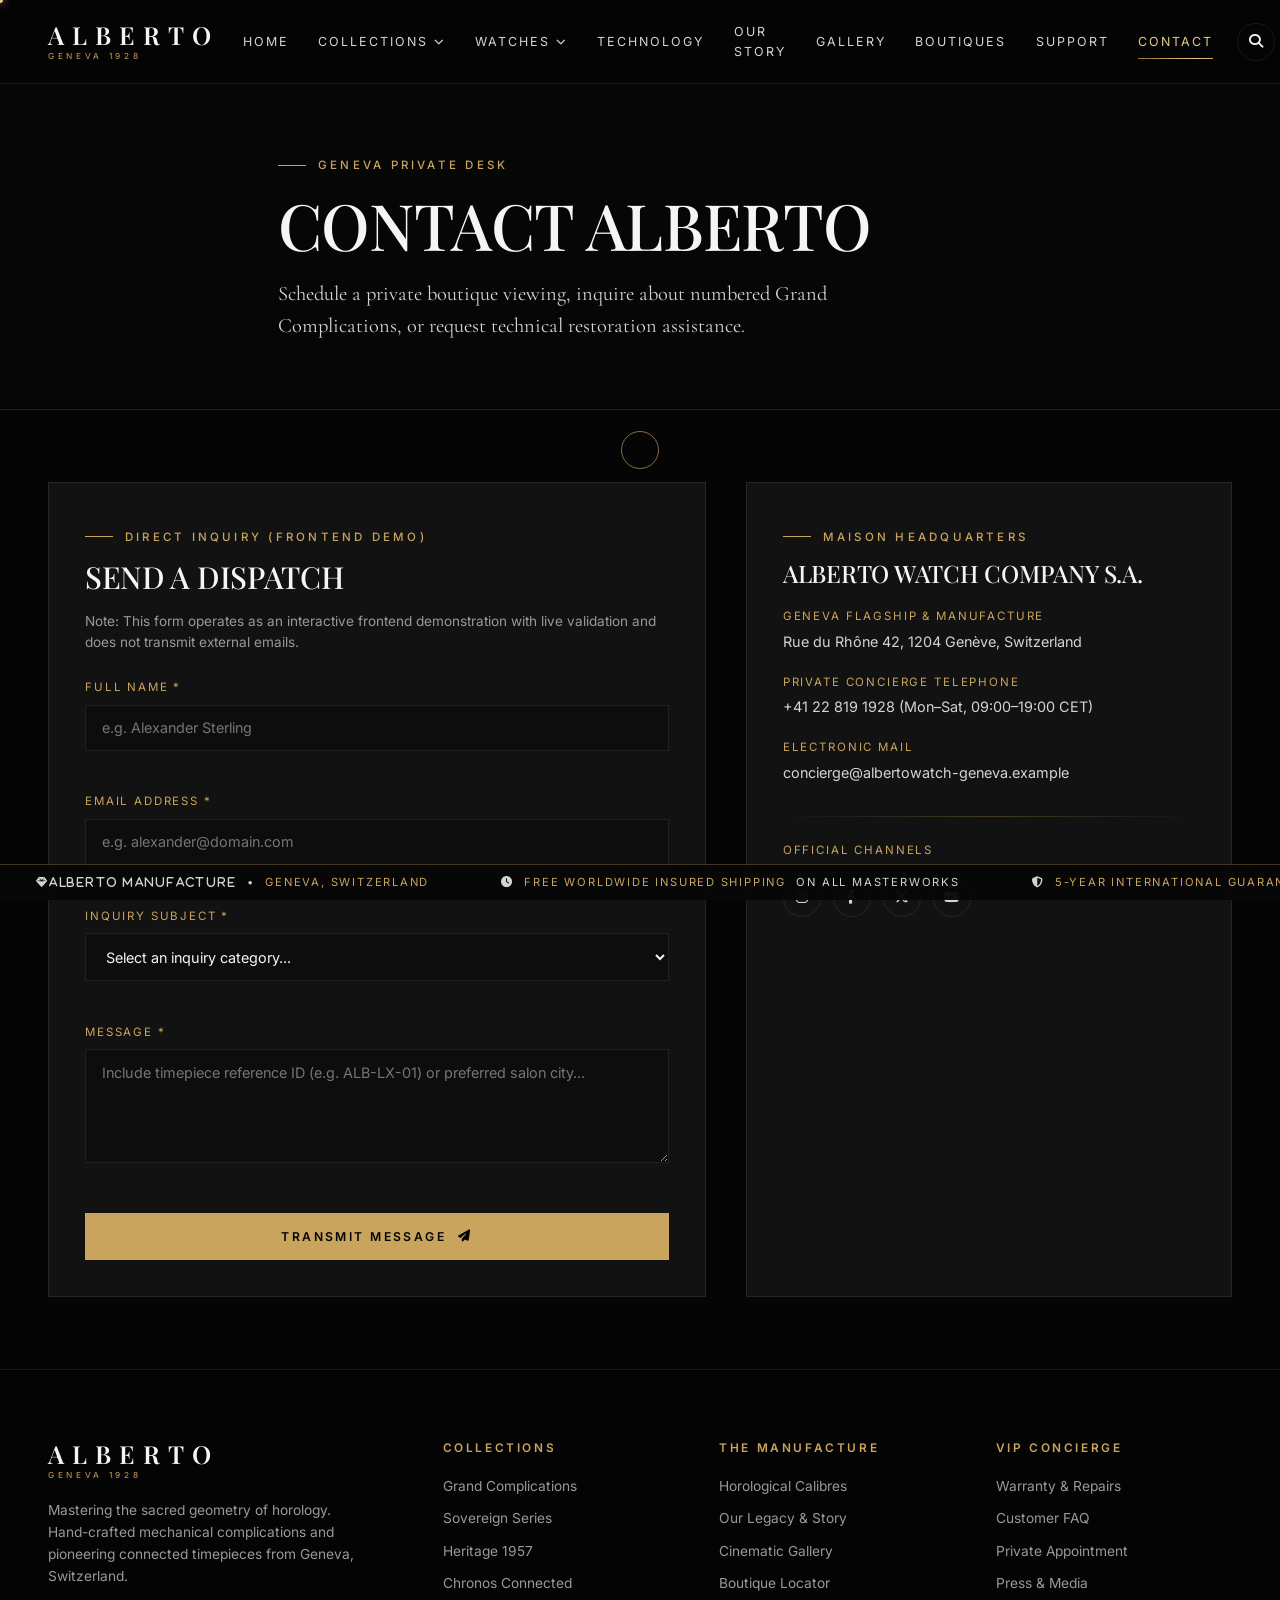
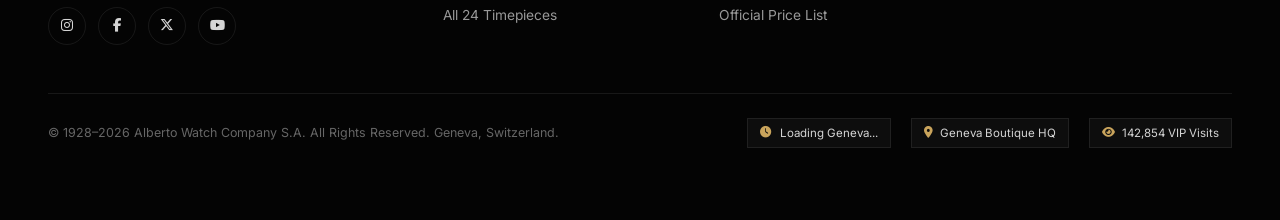
<file: contact.html>
<!DOCTYPE html>
<html lang="en">
<head>
  <meta charset="UTF-8">
  <meta name="viewport" content="width=device-width, initial-scale=1.0">
  <title>Contact Private Concierge | ALBERTO Watch Company</title>
  <link rel="stylesheet" href="https://cdnjs.cloudflare.com/ajax/libs/font-awesome/6.5.1/css/all.min.css">
  <link rel="stylesheet" href="assets/css/style.css">
  <link rel="stylesheet" href="assets/css/components.css">
  <link rel="stylesheet" href="assets/css/animations.css">
  <link rel="stylesheet" href="assets/css/pages.css">
  <link rel="stylesheet" href="assets/css/responsive.css">
</head>
<body>

  <section class="page-hero">
    <div class="page-hero-bg" style="background-image: url('https://images.unsplash.com/photo-1524805444758-089113d48a6d?q=80&w=1600&auto=format&fit=crop');"></div>
    <div class="container page-hero-content">
      <span class="eyebrow">Geneva Private Desk</span>
      <h1 class="page-hero-title">CONTACT ALBERTO</h1>
      <p class="section-subtitle">
        Schedule a private boutique viewing, inquire about numbered Grand Complications, or request technical restoration assistance.
      </p>
    </div>
  </section>

  <section class="section">
    <div class="container">
      <div class="contact-grid">
        <!-- Contact Form Card -->
        <div class="contact-form-card">
          <span class="eyebrow">Direct Inquiry (Frontend Demo)</span>
          <h2 class="section-title" style="font-size: 1.9rem;">SEND A DISPATCH</h2>
          <p style="font-size: 0.85rem; color: var(--text-muted); margin-bottom: 1.5rem;">
            Note: This form operates as an interactive frontend demonstration with live validation and does not transmit external emails.
          </p>

          <div id="contact-success-banner" style="display: none; padding: 1rem 1.25rem; background: rgba(201, 164, 92, 0.14); border: 1px solid var(--gold-champagne); color: var(--gold-light); margin-bottom: 1.5rem; font-size: 0.88rem;">
            <i class="fa-solid fa-circle-check"></i> Thank you. Your inquiry has been validated and registered with our Geneva Concierge demonstration desk.
          </div>

          <form id="alberto-contact-form" novalidate>
            <div class="form-group">
              <label class="form-label" for="contact-name">Full Name *</label>
              <input type="text" id="contact-name" class="form-control" placeholder="e.g. Alexander Sterling" required>
              <span class="form-error" id="err-name"></span>
            </div>

            <div class="form-group">
              <label class="form-label" for="contact-email">Email Address *</label>
              <input type="email" id="contact-email" class="form-control" placeholder="e.g. alexander@domain.com" required>
              <span class="form-error" id="err-email"></span>
            </div>

            <div class="form-group">
              <label class="form-label" for="contact-subject">Inquiry Subject *</label>
              <select id="contact-subject" class="form-control" required>
                <option value="">Select an inquiry category...</option>
                <option value="Private Salon Appointment">Private Salon Appointment</option>
                <option value="Timepiece Acquisition & Allocation">Timepiece Acquisition & Allocation</option>
                <option value="Watch Servicing & Restoration">Watch Servicing & Restoration</option>
                <option value="Press & Heritage Archive">Press & Heritage Archive</option>
              </select>
              <span class="form-error" id="err-subject"></span>
            </div>

            <div class="form-group">
              <label class="form-label" for="contact-message">Message *</label>
              <textarea id="contact-message" rows="5" class="form-control" placeholder="Include timepiece reference ID (e.g. ALB-LX-01) or preferred salon city..." required></textarea>
              <span class="form-error" id="err-message"></span>
            </div>

            <button type="submit" class="btn btn-primary" style="width: 100%;">
              <span>Transmit Message</span>
              <i class="fa-solid fa-paper-plane btn-arrow"></i>
            </button>
          </form>
        </div>

        <!-- Company Info Card -->
        <div class="contact-info-card">
          <span class="eyebrow">Maison Headquarters</span>
          <h3 style="font-size: 1.5rem; margin-bottom: 1.25rem;">ALBERTO WATCH COMPANY S.A.</h3>

          <div style="display: flex; flex-direction: column; gap: 1.25rem; margin-bottom: 2rem;">
            <div>
              <div style="font-size: 0.72rem; letter-spacing: 0.16em; text-transform: uppercase; color: var(--gold-champagne); margin-bottom: 0.25rem;">Geneva Flagship & Manufacture</div>
              <p style="color: var(--text-silver); font-size: 0.9rem;">Rue du Rhône 42, 1204 Genève, Switzerland</p>
            </div>

            <div>
              <div style="font-size: 0.72rem; letter-spacing: 0.16em; text-transform: uppercase; color: var(--gold-champagne); margin-bottom: 0.25rem;">Private Concierge Telephone</div>
              <p style="color: var(--text-silver); font-size: 0.9rem;">+41 22 819 1928 (Mon–Sat, 09:00–19:00 CET)</p>
            </div>

            <div>
              <div style="font-size: 0.72rem; letter-spacing: 0.16em; text-transform: uppercase; color: var(--gold-champagne); margin-bottom: 0.25rem;">Electronic Mail</div>
              <p style="color: var(--text-silver); font-size: 0.9rem;">concierge@albertowatch-geneva.example</p>
            </div>
          </div>

          <div class="gold-divider" style="margin-bottom: 1.5rem;"></div>

          <div style="font-size: 0.72rem; letter-spacing: 0.16em; text-transform: uppercase; color: var(--gold-champagne); margin-bottom: 0.75rem;">Official Channels</div>
          <div class="footer-socials">
            <a href="https://instagram.com" target="_blank" class="social-circle" aria-label="Instagram"><i class="fa-brands fa-instagram"></i></a>
            <a href="https://facebook.com" target="_blank" class="social-circle" aria-label="Facebook"><i class="fa-brands fa-facebook-f"></i></a>
            <a href="https://twitter.com" target="_blank" class="social-circle" aria-label="X Twitter"><i class="fa-brands fa-x-twitter"></i></a>
            <a href="https://youtube.com" target="_blank" class="social-circle" aria-label="YouTube"><i class="fa-brands fa-youtube"></i></a>
          </div>
        </div>
      </div>
    </div>
  </section>

  <script src="assets/js/product-data.js"></script>
  <script src="assets/js/utilities.js"></script>
  <script src="assets/js/cursor.js"></script>
  <script src="assets/js/navbar.js"></script>
  <script src="assets/js/animations.js"></script>
  <script src="assets/js/interactions.js"></script>
  <script src="assets/js/main.js"></script>
</body>
</html>
</file>
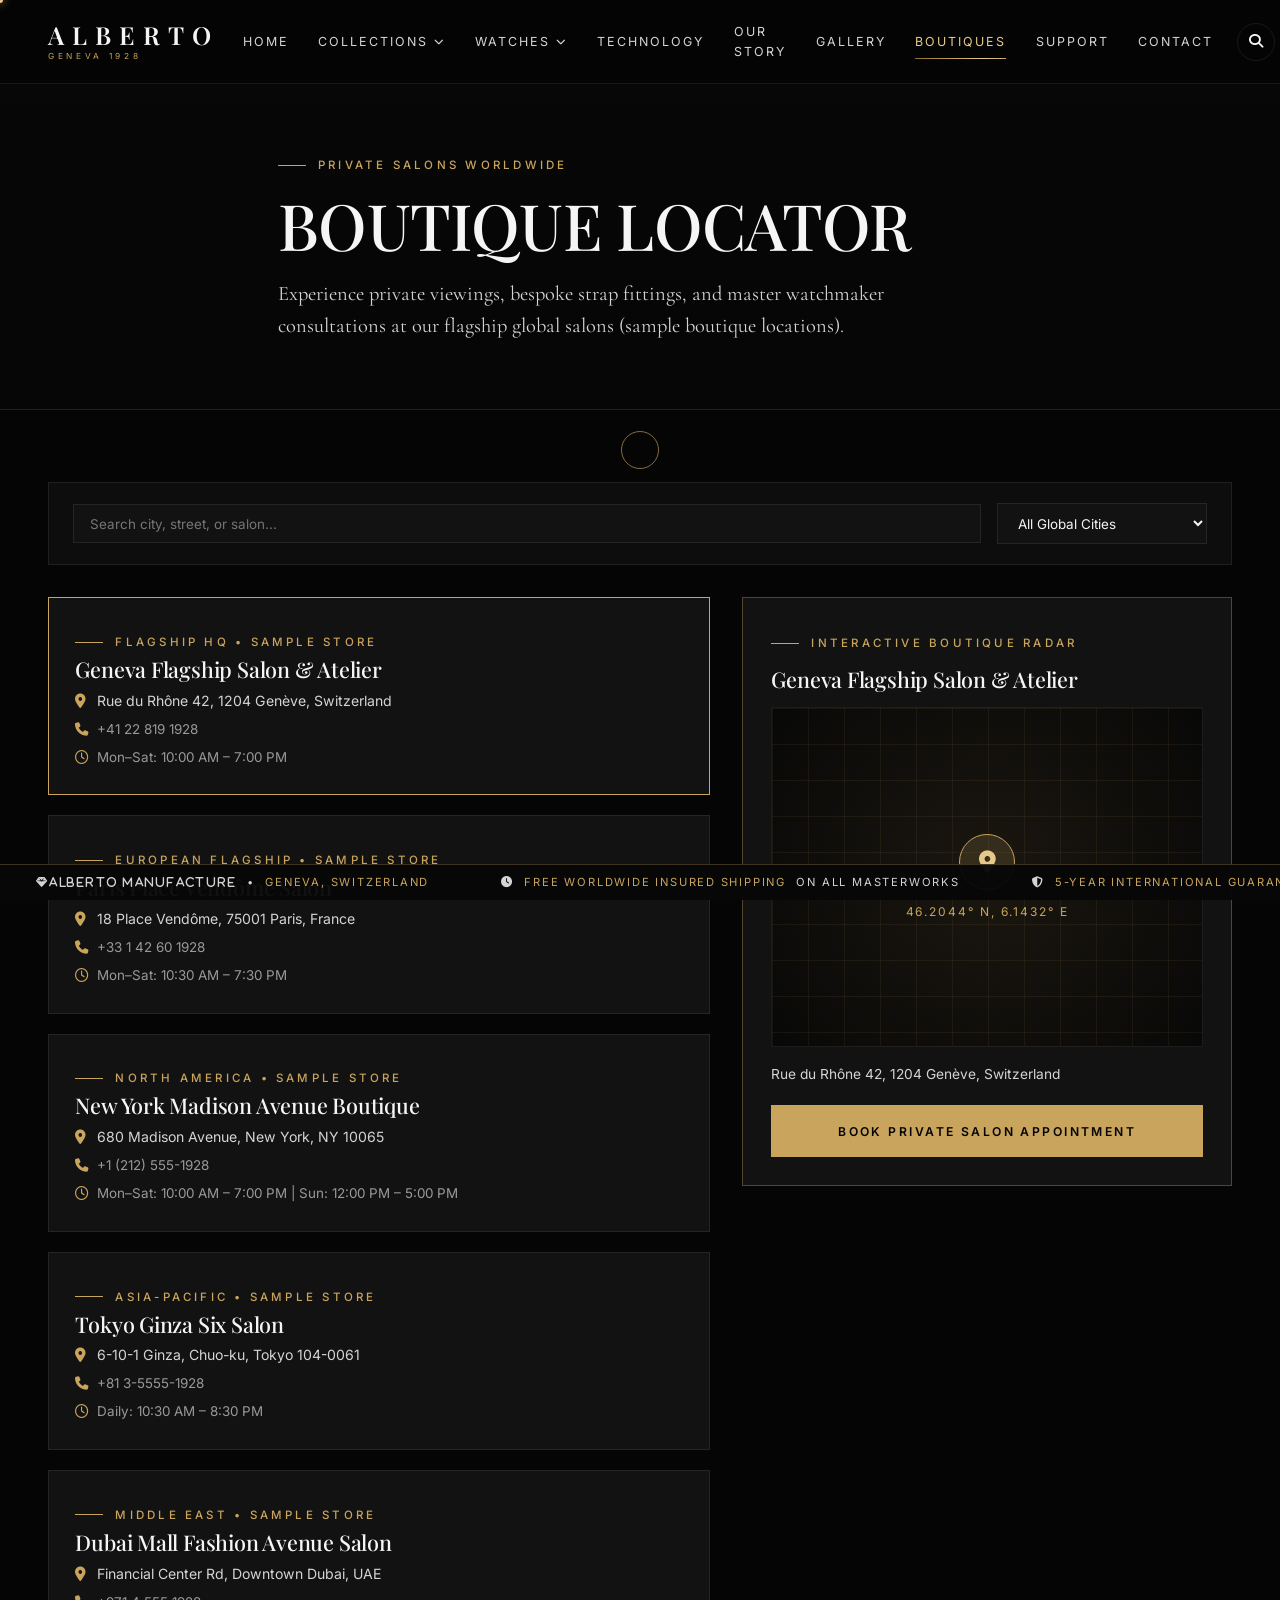
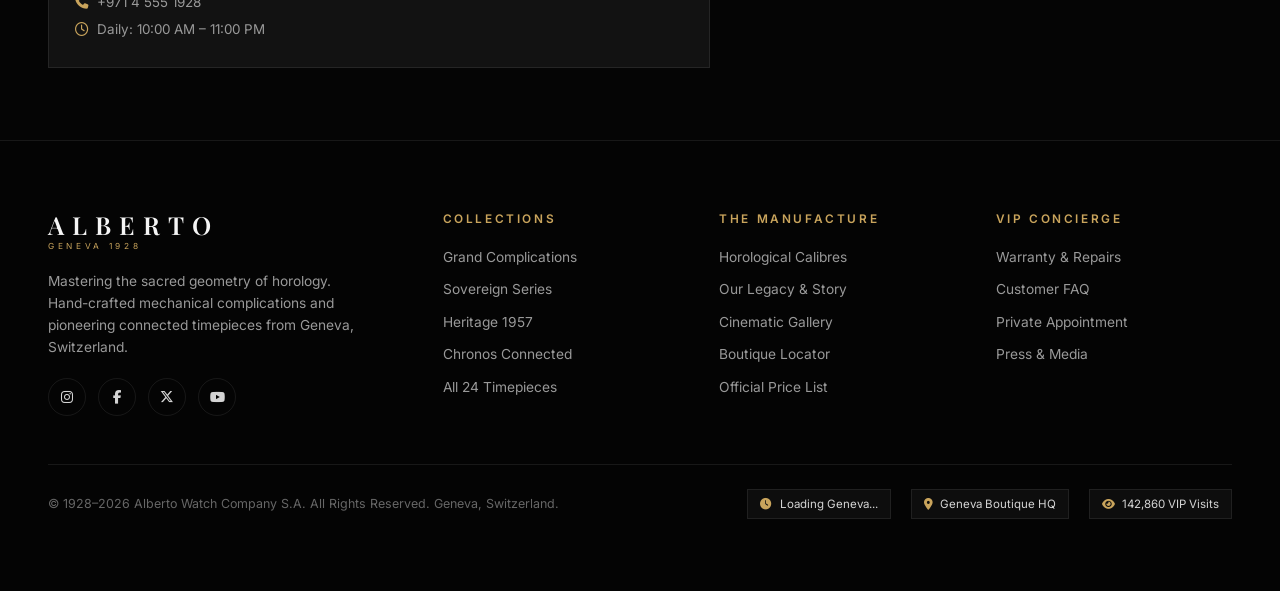
<file: stores.html>
<!DOCTYPE html>
<html lang="en" class="is-loading">
<head>
  <meta charset="UTF-8">
  <meta name="viewport" content="width=device-width, initial-scale=1.0">
  <title>Global Boutiques & Salons | ALBERTO Watch Company</title>
  <link rel="stylesheet" href="https://cdnjs.cloudflare.com/ajax/libs/font-awesome/6.5.1/css/all.min.css">
  <link rel="stylesheet" href="assets/css/style.css">
  <link rel="stylesheet" href="assets/css/components.css">
  <link rel="stylesheet" href="assets/css/animations.css">
  <link rel="stylesheet" href="assets/css/pages.css">
  <link rel="stylesheet" href="assets/css/responsive.css">
</head>
<body>

  <section class="page-hero">
    <div class="page-hero-bg" style="background-image: url('https://images.unsplash.com/photo-1507679799987-c73779587ccf?q=80&w=1600&auto=format&fit=crop');"></div>
    <div class="container page-hero-content">
      <span class="eyebrow">Private Salons Worldwide</span>
      <h1 class="page-hero-title">BOUTIQUE LOCATOR</h1>
      <p class="section-subtitle">
        Experience private viewings, bespoke strap fittings, and master watchmaker consultations at our flagship global salons (sample boutique locations).
      </p>
    </div>
  </section>

  <section class="section">
    <div class="container">
      <div class="catalog-controls">
        <input type="text" id="store-search-input" class="luxury-input" placeholder="Search city, street, or salon..." style="flex: 1;">
        <select id="store-city-filter" class="luxury-select">
          <option value="all">All Global Cities</option>
          <option value="geneva">Geneva, Switzerland</option>
          <option value="paris">Paris, France</option>
          <option value="newyork">New York, USA</option>
          <option value="tokyo">Tokyo, Japan</option>
          <option value="dubai">Dubai, UAE</option>
        </select>
      </div>

      <div class="stores-layout">
        <div class="stores-list">
          <div class="store-card active" data-city="geneva" data-title="Geneva Flagship Salon & Atelier" data-address="Rue du Rhône 42, 1204 Genève, Switzerland" data-coords="46.2044° N, 6.1432° E">
            <span class="eyebrow" style="margin-bottom: 0.35rem;">Flagship HQ • Sample Store</span>
            <h3 style="font-size: 1.35rem; margin-bottom: 0.5rem;">Geneva Flagship Salon & Atelier</h3>
            <p style="color: var(--text-silver); font-size: 0.88rem; margin-bottom: 0.4rem;"><i class="fa-solid fa-location-dot" style="color: var(--gold-champagne); width: 18px;"></i> Rue du Rhône 42, 1204 Genève, Switzerland</p>
            <p style="color: var(--text-muted); font-size: 0.84rem; margin-bottom: 0.4rem;"><i class="fa-solid fa-phone" style="color: var(--gold-champagne); width: 18px;"></i> +41 22 819 1928</p>
            <p style="color: var(--text-muted); font-size: 0.84rem;"><i class="fa-regular fa-clock" style="color: var(--gold-champagne); width: 18px;"></i> Mon–Sat: 10:00 AM – 7:00 PM</p>
          </div>

          <div class="store-card" data-city="paris" data-title="Paris Place Vendôme Salon" data-address="18 Place Vendôme, 75001 Paris, France" data-coords="48.8675° N, 2.3294° E">
            <span class="eyebrow" style="margin-bottom: 0.35rem;">European Flagship • Sample Store</span>
            <h3 style="font-size: 1.35rem; margin-bottom: 0.5rem;">Paris Place Vendôme Salon</h3>
            <p style="color: var(--text-silver); font-size: 0.88rem; margin-bottom: 0.4rem;"><i class="fa-solid fa-location-dot" style="color: var(--gold-champagne); width: 18px;"></i> 18 Place Vendôme, 75001 Paris, France</p>
            <p style="color: var(--text-muted); font-size: 0.84rem; margin-bottom: 0.4rem;"><i class="fa-solid fa-phone" style="color: var(--gold-champagne); width: 18px;"></i> +33 1 42 60 1928</p>
            <p style="color: var(--text-muted); font-size: 0.84rem;"><i class="fa-regular fa-clock" style="color: var(--gold-champagne); width: 18px;"></i> Mon–Sat: 10:30 AM – 7:30 PM</p>
          </div>

          <div class="store-card" data-city="newyork" data-title="New York Madison Avenue Boutique" data-address="680 Madison Avenue, New York, NY 10065" data-coords="40.7651° N, 73.9702° W">
            <span class="eyebrow" style="margin-bottom: 0.35rem;">North America • Sample Store</span>
            <h3 style="font-size: 1.35rem; margin-bottom: 0.5rem;">New York Madison Avenue Boutique</h3>
            <p style="color: var(--text-silver); font-size: 0.88rem; margin-bottom: 0.4rem;"><i class="fa-solid fa-location-dot" style="color: var(--gold-champagne); width: 18px;"></i> 680 Madison Avenue, New York, NY 10065</p>
            <p style="color: var(--text-muted); font-size: 0.84rem; margin-bottom: 0.4rem;"><i class="fa-solid fa-phone" style="color: var(--gold-champagne); width: 18px;"></i> +1 (212) 555-1928</p>
            <p style="color: var(--text-muted); font-size: 0.84rem;"><i class="fa-regular fa-clock" style="color: var(--gold-champagne); width: 18px;"></i> Mon–Sat: 10:00 AM – 7:00 PM | Sun: 12:00 PM – 5:00 PM</p>
          </div>

          <div class="store-card" data-city="tokyo" data-title="Tokyo Ginza Six Salon" data-address="6-10-1 Ginza, Chuo-ku, Tokyo 104-0061, Japan" data-coords="35.6696° N, 139.7640° E">
            <span class="eyebrow" style="margin-bottom: 0.35rem;">Asia-Pacific • Sample Store</span>
            <h3 style="font-size: 1.35rem; margin-bottom: 0.5rem;">Tokyo Ginza Six Salon</h3>
            <p style="color: var(--text-silver); font-size: 0.88rem; margin-bottom: 0.4rem;"><i class="fa-solid fa-location-dot" style="color: var(--gold-champagne); width: 18px;"></i> 6-10-1 Ginza, Chuo-ku, Tokyo 104-0061</p>
            <p style="color: var(--text-muted); font-size: 0.84rem; margin-bottom: 0.4rem;"><i class="fa-solid fa-phone" style="color: var(--gold-champagne); width: 18px;"></i> +81 3-5555-1928</p>
            <p style="color: var(--text-muted); font-size: 0.84rem;"><i class="fa-regular fa-clock" style="color: var(--gold-champagne); width: 18px;"></i> Daily: 10:30 AM – 8:30 PM</p>
          </div>

          <div class="store-card" data-city="dubai" data-title="Dubai Mall Fashion Avenue Salon" data-address="Financial Center Rd, Downtown Dubai, UAE" data-coords="25.1972° N, 55.2796° E">
            <span class="eyebrow" style="margin-bottom: 0.35rem;">Middle East • Sample Store</span>
            <h3 style="font-size: 1.35rem; margin-bottom: 0.5rem;">Dubai Mall Fashion Avenue Salon</h3>
            <p style="color: var(--text-silver); font-size: 0.88rem; margin-bottom: 0.4rem;"><i class="fa-solid fa-location-dot" style="color: var(--gold-champagne); width: 18px;"></i> Financial Center Rd, Downtown Dubai, UAE</p>
            <p style="color: var(--text-muted); font-size: 0.84rem; margin-bottom: 0.4rem;"><i class="fa-solid fa-phone" style="color: var(--gold-champagne); width: 18px;"></i> +971 4 555 1928</p>
            <p style="color: var(--text-muted); font-size: 0.84rem;"><i class="fa-regular fa-clock" style="color: var(--gold-champagne); width: 18px;"></i> Daily: 10:00 AM – 11:00 PM</p>
          </div>
        </div>

        <div class="store-map-panel">
          <span class="eyebrow">Interactive Boutique Radar</span>
          <h3 id="map-selected-city" style="font-size: 1.35rem;">Geneva Flagship Salon & Atelier</h3>
          <div class="stylized-map">
            <div class="map-grid-lines"></div>
            <div class="map-pin-marker">
              <div style="width: 56px; height: 56px; border-radius: 50%; border: 1px solid var(--gold-champagne); background: rgba(201,164,92,0.16); display: flex; align-items: center; justify-content: center; margin: 0 auto 0.75rem;">
                <i class="fa-solid fa-location-dot" style="font-size: 1.4rem; color: var(--gold-light);"></i>
              </div>
              <div id="map-selected-coords" style="font-size: 0.75rem; letter-spacing: 0.16em; color: var(--gold-champagne);">46.2044° N, 6.1432° E</div>
            </div>
          </div>
          <p id="map-selected-address" style="font-size: 0.86rem; color: var(--text-silver); margin-bottom: 1.25rem;">
            Rue du Rhône 42, 1204 Genève, Switzerland
          </p>
          <a href="contact.html" class="btn btn-primary" style="width: 100%;">Book Private Salon Appointment</a>
        </div>
      </div>
    </div>
  </section>

  <script src="assets/js/product-data.js"></script>
  <script src="assets/js/utilities.js"></script>
  <script src="assets/js/cursor.js"></script>
  <script src="assets/js/navbar.js"></script>
  <script src="assets/js/animations.js"></script>
  <script src="assets/js/interactions.js"></script>
  <script src="assets/js/main.js"></script>
</body>
</html>
</file>
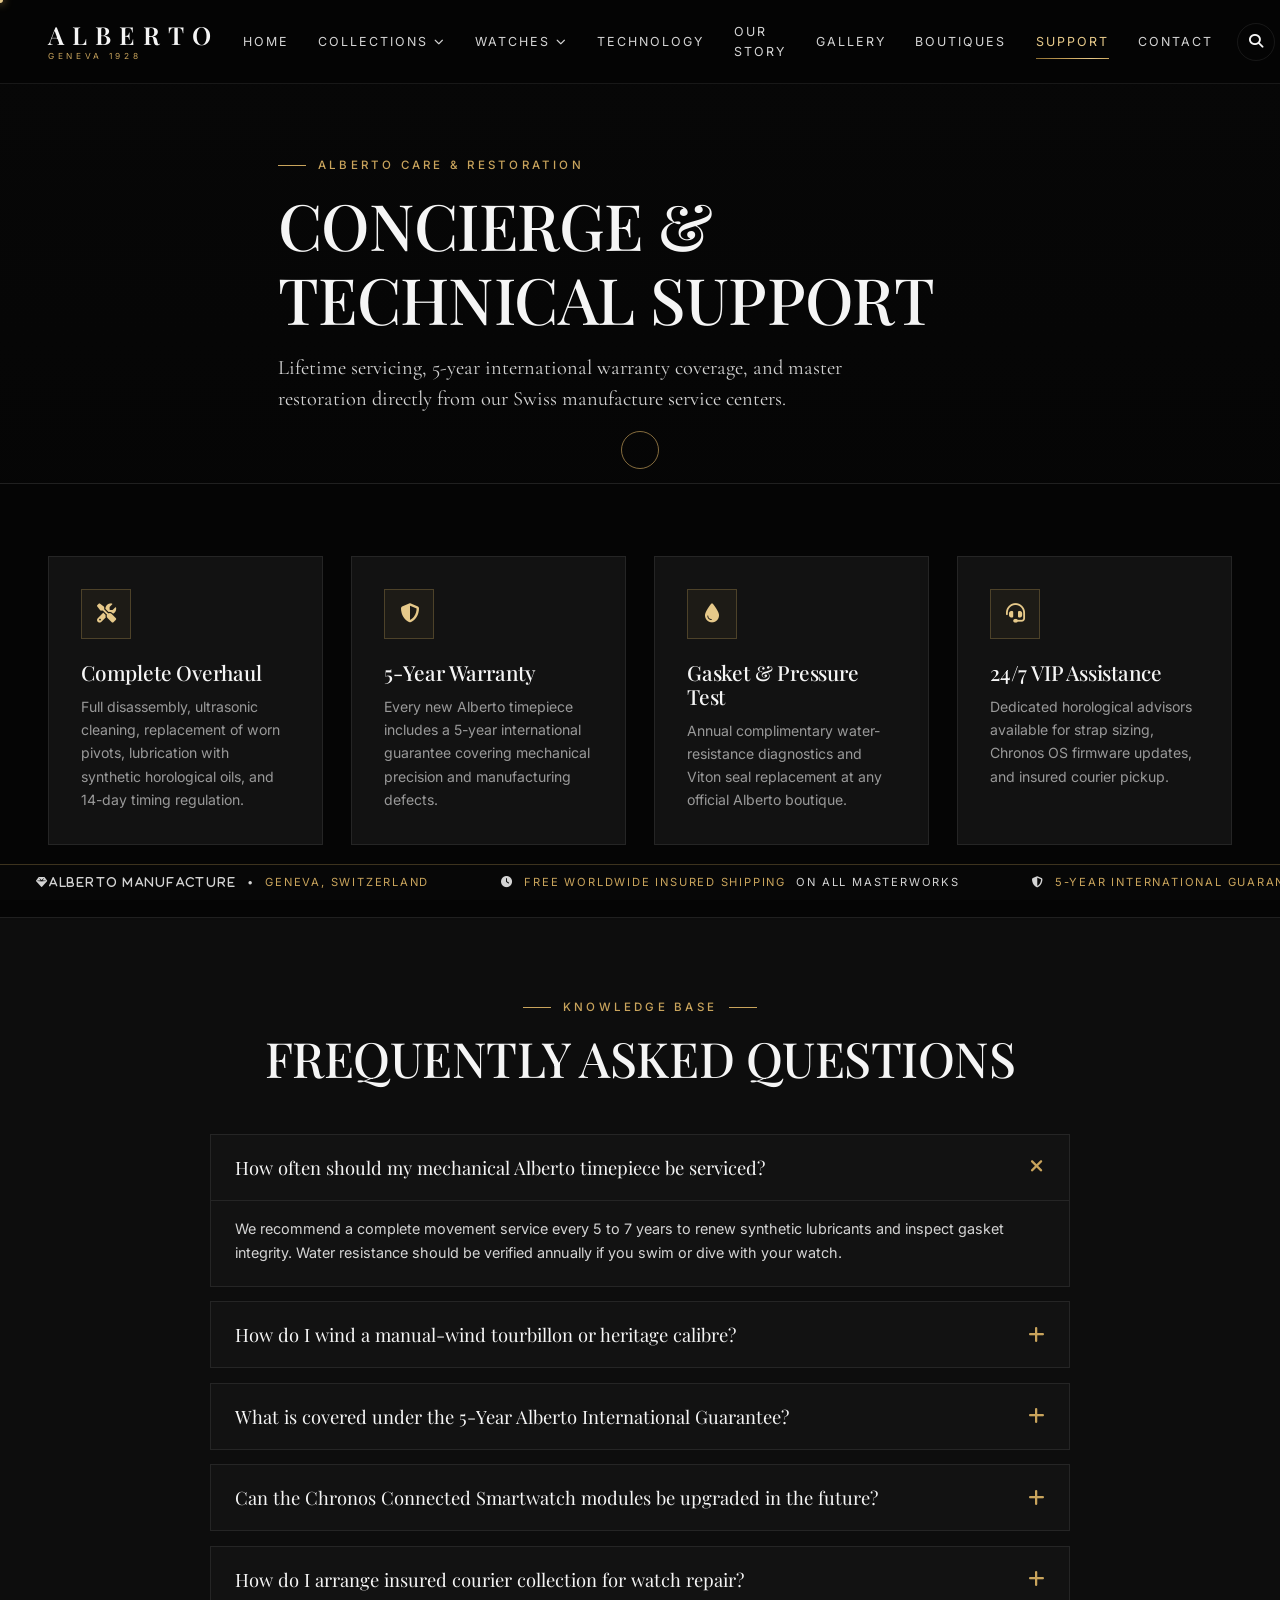
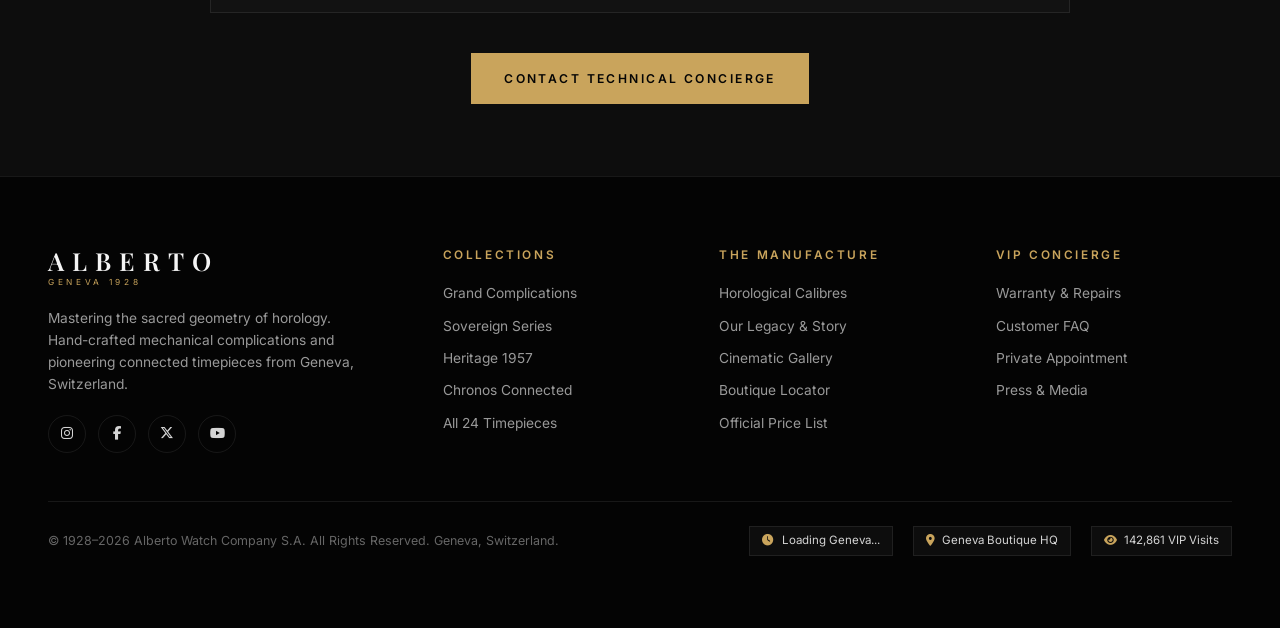
<file: support.html>
<!DOCTYPE html>
<html lang="en" class="is-loading">
<head>
  <meta charset="UTF-8">
  <meta name="viewport" content="width=device-width, initial-scale=1.0">
  <title>Customer Support & Care | ALBERTO Watch Company</title>
  <link rel="stylesheet" href="https://cdnjs.cloudflare.com/ajax/libs/font-awesome/6.5.1/css/all.min.css">
  <link rel="stylesheet" href="assets/css/style.css">
  <link rel="stylesheet" href="assets/css/components.css">
  <link rel="stylesheet" href="assets/css/animations.css">
  <link rel="stylesheet" href="assets/css/pages.css">
  <link rel="stylesheet" href="assets/css/responsive.css">
</head>
<body>

  <section class="page-hero">
    <div class="page-hero-bg" style="background-image: url('https://images.unsplash.com/photo-1509042239860-f550ce710b93?q=80&w=1600&auto=format&fit=crop');"></div>
    <div class="container page-hero-content">
      <span class="eyebrow">Alberto Care & Restoration</span>
      <h1 class="page-hero-title">CONCIERGE & TECHNICAL SUPPORT</h1>
      <p class="section-subtitle">
        Lifetime servicing, 5-year international warranty coverage, and master restoration directly from our Swiss manufacture service centers.
      </p>
    </div>
  </section>

  <!-- 4 Service Pillars -->
  <section class="section">
    <div class="container">
      <div class="tech-grid" style="grid-template-columns: repeat(auto-fit, minmax(250px, 1fr));">
        <div class="tech-card">
          <div class="tech-icon"><i class="fa-solid fa-screwdriver-wrench"></i></div>
          <h3>Complete Overhaul</h3>
          <p>Full disassembly, ultrasonic cleaning, replacement of worn pivots, lubrication with synthetic horological oils, and 14-day timing regulation.</p>
        </div>

        <div class="tech-card">
          <div class="tech-icon"><i class="fa-solid fa-shield-halved"></i></div>
          <h3>5-Year Warranty</h3>
          <p>Every new Alberto timepiece includes a 5-year international guarantee covering mechanical precision and manufacturing defects.</p>
        </div>

        <div class="tech-card">
          <div class="tech-icon"><i class="fa-solid fa-droplet"></i></div>
          <h3>Gasket & Pressure Test</h3>
          <p>Annual complimentary water-resistance diagnostics and Viton seal replacement at any official Alberto boutique.</p>
        </div>

        <div class="tech-card">
          <div class="tech-icon"><i class="fa-solid fa-headset"></i></div>
          <h3>24/7 VIP Assistance</h3>
          <p>Dedicated horological advisors available for strap sizing, Chronos OS firmware updates, and insured courier pickup.</p>
        </div>
      </div>
    </div>
  </section>

  <!-- Expandable FAQ Accordion -->
  <section class="section bg-secondary border-top-subtle">
    <div class="container">
      <div class="section-header-center">
        <span class="eyebrow">Knowledge Base</span>
        <h2 class="section-title">FREQUENTLY ASKED QUESTIONS</h2>
      </div>

      <div class="faq-list">
        <div class="faq-item open">
          <button class="faq-question">
            <span>How often should my mechanical Alberto timepiece be serviced?</span>
            <i class="fa-solid fa-plus"></i>
          </button>
          <div class="faq-answer" style="max-height: 220px;">
            <div class="faq-answer-inner">
              We recommend a complete movement service every 5 to 7 years to renew synthetic lubricants and inspect gasket integrity. Water resistance should be verified annually if you swim or dive with your watch.
            </div>
          </div>
        </div>

        <div class="faq-item">
          <button class="faq-question">
            <span>How do I wind a manual-wind tourbillon or heritage calibre?</span>
            <i class="fa-solid fa-plus"></i>
          </button>
          <div class="faq-answer">
            <div class="faq-answer-inner">
              Remove the watch from your wrist to avoid lateral pressure on the winding stem. Turn the crown clockwise smoothly (typically 30–40 turns) until you feel gentle resistance at the end of the mainspring. Never force the crown past full wind.
            </div>
          </div>
        </div>

        <div class="faq-item">
          <button class="faq-question">
            <span>What is covered under the 5-Year Alberto International Guarantee?</span>
            <i class="fa-solid fa-plus"></i>
          </button>
          <div class="faq-answer">
            <div class="faq-answer-inner">
              The guarantee covers all movement defects, escapement components, and manufacturing workmanship worldwide. Normal wear on leather straps, accidental impact damage, or unauthorized third-party tampering are excluded.
            </div>
          </div>
        </div>

        <div class="faq-item">
          <button class="faq-question">
            <span>Can the Chronos Connected Smartwatch modules be upgraded in the future?</span>
            <i class="fa-solid fa-plus"></i>
          </button>
          <div class="faq-answer">
            <div class="faq-answer-inner">
              Yes. Our Chronos Titanium and Ceramic cases are engineered with modular electronic cores, allowing owners to upgrade processor hardware at our Geneva Manufacture while preserving their original luxury case.
            </div>
          </div>
        </div>

        <div class="faq-item">
          <button class="faq-question">
            <span>How do I arrange insured courier collection for watch repair?</span>
            <i class="fa-solid fa-plus"></i>
          </button>
          <div class="faq-answer">
            <div class="faq-answer-inner">
              Contact our Concierge Desk via the Contact page with your watch reference ID and serial number. We dispatch an armored, fully insured transport kit directly to your residence.
            </div>
          </div>
        </div>
      </div>

      <div style="text-align: center; margin-top: 2.5rem;">
        <a href="contact.html" class="btn btn-primary">Contact Technical Concierge</a>
      </div>
    </div>
  </section>

  <script src="assets/js/product-data.js"></script>
  <script src="assets/js/utilities.js"></script>
  <script src="assets/js/cursor.js"></script>
  <script src="assets/js/navbar.js"></script>
  <script src="assets/js/animations.js"></script>
  <script src="assets/js/interactions.js"></script>
  <script src="assets/js/main.js"></script>
</body>
</html>
</file>
<file: assets/css/style.css>
/* ==========================================================================
   ALBERTO WATCH COMPANY — CORE DESIGN SYSTEM & TOKENS
   ========================================================================== */

@import url('https://fonts.googleapis.com/css2?family=Cormorant+Garamond:ital,wght@0,400;0,500;0,600;0,700;1,400;1,600&family=Inter:wght@300;400;500;600&family=Playfair+Display:ital,wght@0,400;0,500;0,600;0,700;1,400&display=swap');

/* Page ko animation poori hone tak chhupa kar rakhne ke liye */
html.is-loading body > *:not(#alberto-preloader) {
  opacity: 0 !important;
  visibility: hidden !important;
}
:root {
  /* Core Palette */
  --bg-primary: #050505;
  --bg-secondary: #0D0D0D;
  --bg-card: #121212;
  --bg-elevated: #181818;
  --bg-glass: rgba(13, 13, 13, 0.78);

  /* Metallics & Accents */
  --gold-champagne: #C9A45C;
  --gold-light: #E6C98A;
  --gold-dark: #8F6F32;
  --gold-glow: rgba(201, 164, 92, 0.25);
  --gold-border: rgba(201, 164, 92, 0.28);
  --gold-gradient: linear-gradient(135deg, #8F6F32 0%, #C9A45C 45%, #E6C98A 75%, #C9A45C 100%);
  --silver: #C0C0C0;

  /* Typography Colors */
  --text-white: #F5F5F5;
  --text-silver: #D4D4D4;
  --text-muted: #999999;
  --text-dim: #666666;

  /* Borders & Dividers */
  --border-subtle: rgba(255, 255, 255, 0.08);
  --border-gold: rgba(201, 164, 92, 0.35);

  /* Typography Families */
  --font-display: 'Playfair Display', Georgia, serif;
  --font-editorial: 'Cormorant Garamond', Georgia, serif;
  --font-sans: 'Inter', -apple-system, BlinkMacSystemFont, sans-serif;

  /* Balanced Spacing Scale */
  --space-xs: 0.5rem;
  --space-sm: 1rem;
  --space-md: 1.75rem;
  --space-lg: 3rem;
  --space-xl: 4.5rem;
  --space-2xl: 6rem;

  /* Layout Constraints */
  --container-max: 1380px;
  --container-pad: clamp(1.25rem, 4vw, 3rem);
  --nav-height: 84px;

  /* Shadows & Transitions */
  --shadow-deep: 0 24px 60px rgba(0, 0, 0, 0.85);
  --shadow-card: 0 14px 36px rgba(0, 0, 0, 0.65);
  --shadow-gold: 0 0 30px rgba(201, 164, 92, 0.18);
  --ease-luxury: cubic-bezier(0.22, 1, 0.36, 1);
  --ease-smooth: cubic-bezier(0.4, 0, 0.2, 1);
}

/* Reset & Base */
*, *::before, *::after {
  box-sizing: border-box;
  margin: 0;
  padding: 0;
}

html {
  scroll-behavior: smooth;
  background-color: var(--bg-primary);
  color: var(--text-white);
  font-family: var(--font-sans);
  font-size: 16px;
  line-height: 1.6;
  -webkit-font-smoothing: antialiased;
  -moz-osx-font-smoothing: grayscale;
  overflow-x: hidden;
}

body {
  background-color: var(--bg-primary);
  color: var(--text-white);
  overflow-x: hidden;
  min-height: 100vh;
  display: flex;
  flex-direction: column;
}

/* Custom Cursor Active State */
html.custom-cursor-active,
html.custom-cursor-active a,
html.custom-cursor-active button,
html.custom-cursor-active input,
html.custom-cursor-active select,
html.custom-cursor-active [role="button"] {
  cursor: none !important;
}

::selection {
  background: var(--gold-champagne);
  color: var(--bg-primary);
}

/* Scrollbar */
::-webkit-scrollbar {
  width: 6px;
}
::-webkit-scrollbar-track {
  background: var(--bg-primary);
}
::-webkit-scrollbar-thumb {
  background: var(--gold-dark);
  border-radius: 3px;
}
::-webkit-scrollbar-thumb:hover {
  background: var(--gold-champagne);
}

/* Container & Layout Helpers */
.container {
  width: 100%;
  max-width: var(--container-max);
  margin: 0 auto;
  padding-left: var(--container-pad);
  padding-right: var(--container-pad);
}

.section {
  padding-top: var(--space-xl);
  padding-bottom: var(--space-xl);
  position: relative;
}

.section-sm {
  padding-top: var(--space-lg);
  padding-bottom: var(--space-lg);
  position: relative;
}

.bg-secondary {
  background-color: var(--bg-secondary);
}

.border-top-subtle {
  border-top: 1px solid var(--border-subtle);
}

.border-bottom-subtle {
  border-bottom: 1px solid var(--border-subtle);
}

/* Typography Hierarchy */
h1, h2, h3, h4, .font-display {
  font-family: var(--font-display);
  font-weight: 500;
  line-height: 1.15;
  letter-spacing: -0.01em;
  color: var(--text-white);
}

.font-editorial {
  font-family: var(--font-editorial);
}

.eyebrow {
  display: inline-flex;
  align-items: center;
  gap: 0.75rem;
  font-family: var(--font-sans);
  font-size: 0.72rem;
  font-weight: 500;
  letter-spacing: 0.28em;
  text-transform: uppercase;
  color: var(--gold-champagne);
  margin-bottom: 0.85rem;
}

.eyebrow::before {
  content: '';
  display: inline-block;
  width: 28px;
  height: 1px;
  background: var(--gold-champagne);
}

.section-title {
  font-size: clamp(2rem, 3.8vw, 3.25rem);
  margin-bottom: 1rem;
}

.section-subtitle {
  font-family: var(--font-editorial);
  font-size: clamp(1.15rem, 1.6vw, 1.4rem);
  color: var(--text-silver);
  max-width: 640px;
  line-height: 1.55;
}

.gold-text {
  background: var(--gold-gradient);
  -webkit-background-clip: text;
  -webkit-text-fill-color: transparent;
  background-clip: text;
}

.section-header {
  display: flex;
  flex-wrap: wrap;
  justify-content: space-between;
  align-items: flex-end;
  gap: 1.5rem;
  margin-bottom: var(--space-lg);
}

.section-header-center {
  text-align: center;
  max-width: 760px;
  margin: 0 auto var(--space-lg);
}

.section-header-center .eyebrow {
  justify-content: center;
}

.section-header-center .eyebrow::after {
  content: '';
  display: inline-block;
  width: 28px;
  height: 1px;
  background: var(--gold-champagne);
}

.section-header-center .section-subtitle {
  margin: 0 auto;
}

/* Images */
img {
  max-width: 100%;
  display: block;
}

a {
  color: inherit;
  text-decoration: none;
  transition: color 0.3s var(--ease-smooth);
}

ul, ol {
  list-style: none;
}

button, input, select, textarea {
  font-family: inherit;
  color: inherit;
  background: none;
  border: none;
  outline: none;
}

/* Gold Divider Line */
.gold-divider {
  height: 1px;
  width: 100%;
  background: linear-gradient(90deg, transparent, var(--gold-border), transparent);
}
</file>
<file: assets/css/components.css>
/* ==========================================================================
   ALBERTO WATCH COMPANY — REUSABLE UI COMPONENTS
   ========================================================================== */

/* Scroll Progress Bar */
.scroll-progress-bar {
  position: fixed;
  top: 0;
  left: 0;
  height: 2px;
  width: 0%;
  background: var(--gold-gradient);
  z-index: 10001;
  box-shadow: 0 0 10px var(--gold-champagne);
  transition: width 0.08s linear;
}

/* Page Transition Curtain */
.page-transition-overlay {
  position: fixed;
  inset: 0;
  background: #030303;
  z-index: 9998;
  display: flex;
  flex-direction: column;
  align-items: center;
  justify-content: center;
  pointer-events: none;
  opacity: 0;
  transition: opacity 0.45s var(--ease-luxury);
}

.page-transition-overlay.active {
  opacity: 1;
  pointer-events: all;
}

.page-transition-brand {
  font-family: var(--font-display);
  font-size: 1.5rem;
  letter-spacing: 0.45em;
  color: var(--gold-champagne);
  text-transform: uppercase;
}

/* ==========================================================================
   CINEMATIC PRELOADER
   ========================================================================== */
.preloader {
  position: fixed;
  inset: 0;
  background: #030303;
  z-index: 10000;
  display: flex;
  flex-direction: column;
  align-items: center;
  justify-content: center;
  gap: 1.75rem;
  transition: opacity 0.7s var(--ease-luxury), visibility 0.7s var(--ease-luxury);
}

.preloader.hidden {
  opacity: 0;
  visibility: hidden;
  pointer-events: none;
}

.preloader-dial {
  position: relative;
  width: 132px;
  height: 132px;
  border-radius: 50%;
  border: 1px solid rgba(201, 164, 92, 0.35);
  display: flex;
  align-items: center;
  justify-content: center;
  box-shadow: 0 0 45px rgba(201, 164, 92, 0.14), inset 0 0 25px rgba(201, 164, 92, 0.08);
}

.preloader-dial::before {
  content: '';
  position: absolute;
  inset: 8px;
  border-radius: 50%;
  border: 1px dashed rgba(230, 201, 138, 0.45);
  animation: dialSpin 8s linear infinite;
}

.preloader-dial::after {
  content: '';
  position: absolute;
  inset: -4px;
  border-radius: 50%;
  border-top: 2px solid var(--gold-light);
  border-right: 2px solid transparent;
  animation: dialSpin 1.6s cubic-bezier(0.5, 0.1, 0.5, 0.9) infinite;
}

.preloader-hand {
  position: absolute;
  width: 2px;
  height: 44px;
  background: var(--gold-gradient);
  bottom: 50%;
  left: calc(50% - 1px);
  transform-origin: bottom center;
  animation: dialSpin 2.4s linear infinite;
}

.preloader-center-dot {
  width: 8px;
  height: 8px;
  border-radius: 50%;
  background: var(--gold-light);
  z-index: 2;
}

.preloader-logo {
  font-family: var(--font-display);
  font-size: 1.85rem;
  letter-spacing: 0.45em;
  color: var(--text-white);
  padding-left: 0.45em;
  position: relative;
  overflow: hidden;
}

.preloader-logo::after {
  content: '';
  position: absolute;
  top: 0;
  left: -100%;
  width: 60%;
  height: 100%;
  background: linear-gradient(90deg, transparent, rgba(230, 201, 138, 0.65), transparent);
  animation: goldSweep 2s ease-in-out infinite;
}

.preloader-status {
  display: flex;
  flex-direction: column;
  align-items: center;
  gap: 0.5rem;
}

.preloader-percent {
  font-family: var(--font-sans);
  font-size: 0.8rem;
  letter-spacing: 0.28em;
  color: var(--gold-champagne);
}

.preloader-bar {
  width: 180px;
  height: 1px;
  background: rgba(255, 255, 255, 0.12);
  overflow: hidden;
}

.preloader-bar-fill {
  height: 100%;
  width: 0%;
  background: var(--gold-gradient);
  transition: width 0.15s ease-out;
}

/* ==========================================================================
   CUSTOM CURSOR SYSTEM
   ========================================================================== */
.cursor-dot,
.cursor-ring {
  position: fixed;
  top: 0;
  left: 0;
  pointer-events: none;
  z-index: 10002;
  border-radius: 50%;
  transform: translate(-50%, -50%);
  opacity: 0;
  transition: opacity 0.25s ease;
}

html.custom-cursor-active .cursor-dot,
html.custom-cursor-active .cursor-ring {
  opacity: 1;
}

.cursor-dot {
  width: 6px;
  height: 6px;
  background: var(--gold-light);
  box-shadow: 0 0 10px var(--gold-champagne);
}

.cursor-ring {
  width: 38px;
  height: 38px;
  border: 1px solid rgba(201, 164, 92, 0.65);
  display: flex;
  align-items: center;
  justify-content: center;
  transition: width 0.3s var(--ease-luxury),
              height 0.3s var(--ease-luxury),
              background-color 0.3s var(--ease-luxury),
              border-color 0.3s var(--ease-luxury);
}

.cursor-label {
  font-size: 0.58rem;
  font-weight: 600;
  letter-spacing: 0.16em;
  text-transform: uppercase;
  color: var(--bg-primary);
  opacity: 0;
  transition: opacity 0.2s ease;
}

.cursor-ring.hover-button {
  width: 56px;
  height: 56px;
  border-color: var(--gold-light);
  background: rgba(201, 164, 92, 0.12);
}

.cursor-ring.hover-media {
  width: 78px;
  height: 78px;
  background: var(--gold-champagne);
  border-color: var(--gold-light);
}

.cursor-ring.hover-media .cursor-label {
  opacity: 1;
}

.cursor-trail-particle {
  position: fixed;
  width: 4px;
  height: 4px;
  border-radius: 50%;
  background: var(--gold-champagne);
  pointer-events: none;
  z-index: 10001;
  transform: translate(-50%, -50%);
  animation: trailFade 0.65s forwards ease-out;
}

/* ==========================================================================
   LUXURY NAVBAR
   ========================================================================== */
.site-header {
  position: fixed;
  top: 0;
  left: 0;
  width: 100%;
  height: var(--nav-height);
  z-index: 900;
  transition: background-color 0.4s var(--ease-luxury),
              border-color 0.4s var(--ease-luxury),
              backdrop-filter 0.4s var(--ease-luxury),
              height 0.35s var(--ease-luxury);
  border-bottom: 1px solid transparent;
}

.site-header.transparent-hero {
  background: linear-gradient(180deg, rgba(5, 5, 5, 0.75) 0%, rgba(5, 5, 5, 0) 100%);
}

.site-header.scrolled,
.site-header:not(.transparent-hero) {
  background: rgba(5, 5, 5, 0.92);
  backdrop-filter: blur(16px);
  -webkit-backdrop-filter: blur(16px);
  border-bottom: 1px solid var(--border-subtle);
}

.site-header.scrolled {
  height: 74px;
}

.nav-container {
  height: 100%;
  display: flex;
  align-items: center;
  justify-content: space-between;
  gap: 1.5rem;
}

.brand-logo {
  display: flex;
  flex-direction: column;
  align-items: flex-start;
  line-height: 1;
}

.brand-logo-main {
  font-family: var(--font-display);
  font-size: 1.55rem;
  font-weight: 600;
  letter-spacing: 0.32em;
  color: var(--text-white);
  transition: color 0.3s ease;
}

.brand-logo-sub {
  font-size: 0.52rem;
  letter-spacing: 0.44em;
  color: var(--gold-champagne);
  text-transform: uppercase;
  margin-top: 4px;
}

.brand-logo:hover .brand-logo-main {
  color: var(--gold-light);
}

/* Primary Nav Links */
.nav-menu {
  display: flex;
  align-items: center;
  gap: 1.85rem;
}

.nav-item {
  position: relative;
  height: 100%;
  display: flex;
  align-items: center;
}

.nav-link {
  font-size: 0.78rem;
  font-weight: 400;
  letter-spacing: 0.16em;
  text-transform: uppercase;
  color: var(--text-silver);
  padding: 0.5rem 0;
  position: relative;
  display: inline-flex;
  align-items: center;
  gap: 0.35rem;
}

.nav-link::after {
  content: '';
  position: absolute;
  bottom: 0;
  left: 0;
  width: 0%;
  height: 1px;
  background: var(--gold-gradient);
  transition: width 0.35s var(--ease-luxury);
}

.nav-link:hover,
.nav-link.active {
  color: var(--gold-light);
}

.nav-link:hover::after,
.nav-link.active::after {
  width: 100%;
}

.nav-chevron {
  font-size: 0.6rem;
  transition: transform 0.3s ease;
}

.nav-item:hover .nav-chevron {
  transform: rotate(180deg);
}

/* Dropdown Menus */
.nav-dropdown {
  position: absolute;
  top: calc(100% + 14px);
  left: -16px;
  min-width: 240px;
  background: rgba(12, 12, 12, 0.97);
  backdrop-filter: blur(20px);
  border: 1px solid var(--border-gold);
  padding: 0.75rem 0;
  box-shadow: var(--shadow-deep);
  opacity: 0;
  visibility: hidden;
  transform: translateY(10px);
  transition: opacity 0.3s var(--ease-luxury), transform 0.3s var(--ease-luxury), visibility 0.3s;
  z-index: 950;
}

.nav-dropdown::before {
  content: '';
  position: absolute;
  top: -16px;
  left: 0;
  right: 0;
  height: 16px;
}

.nav-item:hover .nav-dropdown,
.nav-item:focus-within .nav-dropdown {
  opacity: 1;
  visibility: visible;
  transform: translateY(0);
}

.dropdown-link {
  display: flex;
  align-items: center;
  justify-content: space-between;
  padding: 0.65rem 1.35rem;
  font-size: 0.76rem;
  letter-spacing: 0.12em;
  text-transform: uppercase;
  color: var(--text-silver);
  transition: background 0.25s ease, color 0.25s ease, padding-left 0.25s ease;
}

.dropdown-link:hover,
.dropdown-link.active {
  background: rgba(201, 164, 92, 0.1);
  color: var(--gold-light);
  padding-left: 1.65rem;
}

.dropdown-tag {
  font-size: 0.6rem;
  color: var(--gold-champagne);
  letter-spacing: 0.1em;
}

/* Navbar Action Icons */
.nav-actions {
  display: flex;
  align-items: center;
  gap: 1.1rem;
}

.nav-icon-btn {
  position: relative;
  width: 38px;
  height: 38px;
  border-radius: 50%;
  border: 1px solid var(--border-subtle);
  display: inline-flex;
  align-items: center;
  justify-content: center;
  color: var(--text-white);
  font-size: 0.88rem;
  transition: border-color 0.3s ease, color 0.3s ease, background 0.3s ease;
}

.nav-icon-btn:hover {
  border-color: var(--gold-champagne);
  color: var(--gold-light);
  background: rgba(201, 164, 92, 0.08);
}

.badge-count {
  position: absolute;
  top: -4px;
  right: -4px;
  min-width: 17px;
  height: 17px;
  padding: 0 4px;
  border-radius: 999px;
  background: var(--gold-champagne);
  color: var(--bg-primary);
  font-size: 0.62rem;
  font-weight: 600;
  display: flex;
  align-items: center;
  justify-content: center;
}

/* Mobile Toggle */
.mobile-toggle {
  display: none;
  flex-direction: column;
  justify-content: center;
  gap: 5px;
  width: 38px;
  height: 38px;
  padding: 6px;
}

.mobile-toggle span {
  display: block;
  width: 100%;
  height: 1.5px;
  background: var(--text-white);
  transition: transform 0.35s var(--ease-luxury), opacity 0.25s ease, background 0.3s ease;
}

.mobile-toggle.open span:nth-child(1) {
  transform: translateY(6.5px) rotate(45deg);
  background: var(--gold-light);
}
.mobile-toggle.open span:nth-child(2) {
  opacity: 0;
}
.mobile-toggle.open span:nth-child(3) {
  transform: translateY(-6.5px) rotate(-45deg);
  background: var(--gold-light);
}

/* Mobile Drawer */
.mobile-drawer {
  position: fixed;
  inset: 0;
  top: 74px;
  background: rgba(5, 5, 5, 0.98);
  backdrop-filter: blur(20px);
  z-index: 890;
  padding: 2rem var(--container-pad) 3rem;
  overflow-y: auto;
  transform: translateX(100%);
  transition: transform 0.45s var(--ease-luxury);
  display: flex;
  flex-direction: column;
  justify-content: space-between;
}

.mobile-drawer.open {
  transform: translateX(0);
}

.mobile-nav-list {
  display: flex;
  flex-direction: column;
  gap: 0.25rem;
}

.mobile-nav-link {
  display: flex;
  justify-content: space-between;
  align-items: center;
  padding: 0.9rem 0;
  border-bottom: 1px solid var(--border-subtle);
  font-family: var(--font-display);
  font-size: 1.35rem;
  color: var(--text-white);
}

.mobile-nav-link.active {
  color: var(--gold-champagne);
}

.mobile-sublinks {
  padding-left: 1rem;
  display: flex;
  flex-direction: column;
  border-left: 1px solid var(--gold-border);
  margin: 0.4rem 0 0.8rem;
}

.mobile-sublinks a {
  padding: 0.5rem 0;
  font-size: 0.85rem;
  letter-spacing: 0.14em;
  text-transform: uppercase;
  color: var(--text-muted);
}

/* ==========================================================================
   LUXURY BUTTONS
   ========================================================================== */
.btn {
  position: relative;
  display: inline-flex;
  align-items: center;
  justify-content: center;
  gap: 0.75rem;
  padding: 0.95rem 2rem;
  font-size: 0.76rem;
  font-weight: 500;
  letter-spacing: 0.2em;
  text-transform: uppercase;
  border: 1px solid var(--gold-champagne);
  overflow: hidden;
  transition: color 0.4s var(--ease-luxury), border-color 0.4s ease, box-shadow 0.4s ease, transform 0.2s ease;
  z-index: 1;
}

.btn::before {
  content: '';
  position: absolute;
  inset: 0;
  background: var(--gold-gradient);
  transform: scaleX(0);
  transform-origin: right;
  transition: transform 0.45s var(--ease-luxury);
  z-index: -1;
}

.btn-primary {
  background: var(--gold-champagne);
  color: var(--bg-primary);
  font-weight: 600;
}

.btn-primary::before {
  background: var(--gold-light);
}

.btn-primary:hover {
  box-shadow: 0 8px 28px rgba(201, 164, 92, 0.35);
}

.btn-primary:hover::before {
  transform: scaleX(1);
  transform-origin: left;
}

.btn-outline {
  background: rgba(13, 13, 13, 0.5);
  color: var(--text-white);
}

.btn-outline:hover {
  color: var(--bg-primary);
  border-color: var(--gold-light);
  box-shadow: 0 8px 28px rgba(201, 164, 92, 0.25);
}

.btn-outline:hover::before {
  transform: scaleX(1);
  transform-origin: left;
}

.btn-sm {
  padding: 0.65rem 1.25rem;
  font-size: 0.7rem;
}

.btn .btn-arrow {
  transition: transform 0.35s var(--ease-luxury);
}

.btn:hover .btn-arrow {
  transform: translateX(5px);
}

.btn:active {
  transform: scale(0.98);
}

/* ==========================================================================
   PRODUCT CARDS & CATALOG GRID
   ========================================================================== */
.products-grid {
  display: grid;
  grid-template-columns: repeat(auto-fill, minmax(290px, 1fr));
  gap: 1.75rem;
}

.product-card {
  position: relative;
  background: var(--bg-card);
  border: 1px solid var(--border-subtle);
  display: flex;
  flex-direction: column;
  overflow: hidden;
  transition: border-color 0.4s var(--ease-luxury),
              box-shadow 0.4s var(--ease-luxury),
              transform 0.35s var(--ease-luxury);
  transform-style: preserve-3d;
}

.product-card:hover {
  border-color: var(--border-gold);
  box-shadow: var(--shadow-card), var(--shadow-gold);
}

.product-card-media {
  position: relative;
  aspect-ratio: 4 / 4.4;
  background: radial-gradient(circle at center, #1d1a14 0%, #0a0a0a 100%);
  overflow: hidden;
}

.product-card-media img {
  width: 100%;
  height: 100%;
  object-fit: cover;
  transition: transform 0.75s var(--ease-luxury), filter 0.5s ease;
}

.product-card:hover .product-card-media img {
  transform: scale(1.07);
}

.product-badge {
  position: absolute;
  top: 1rem;
  left: 1rem;
  padding: 0.3rem 0.7rem;
  background: rgba(5, 5, 5, 0.82);
  backdrop-filter: blur(8px);
  border: 1px solid var(--gold-border);
  font-size: 0.64rem;
  letter-spacing: 0.16em;
  text-transform: uppercase;
  color: var(--gold-light);
  z-index: 2;
}

.wishlist-toggle {
  position: absolute;
  top: 0.9rem;
  right: 0.9rem;
  width: 36px;
  height: 36px;
  border-radius: 50%;
  background: rgba(5, 5, 5, 0.78);
  backdrop-filter: blur(8px);
  border: 1px solid var(--border-subtle);
  color: var(--text-silver);
  display: flex;
  align-items: center;
  justify-content: center;
  z-index: 2;
  transition: all 0.3s ease;
}

.wishlist-toggle:hover,
.wishlist-toggle.active {
  border-color: var(--gold-champagne);
  color: var(--gold-champagne);
  background: rgba(201, 164, 92, 0.14);
}

.product-card-body {
  padding: 1.4rem;
  display: flex;
  flex-direction: column;
  flex: 1;
  gap: 0.5rem;
}

.product-meta-top {
  display: flex;
  justify-content: space-between;
  align-items: center;
  font-size: 0.68rem;
  letter-spacing: 0.16em;
  text-transform: uppercase;
  color: var(--gold-champagne);
}

.product-id {
  color: var(--text-dim);
  font-family: var(--font-sans);
}

.product-title {
  font-family: var(--font-display);
  font-size: 1.25rem;
  color: var(--text-white);
  line-height: 1.25;
}

.product-desc {
  font-size: 0.84rem;
  color: var(--text-muted);
  line-height: 1.5;
  display: -webkit-box;
  -webkit-line-clamp: 2;
  -webkit-box-orient: vertical;
  overflow: hidden;
  margin-bottom: 0.5rem;
}

.product-card-footer {
  margin-top: auto;
  padding-top: 1rem;
  border-top: 1px solid var(--border-subtle);
  display: flex;
  align-items: center;
  justify-content: space-between;
  gap: 0.75rem;
}

.product-price {
  font-family: var(--font-editorial);
  font-size: 1.35rem;
  font-weight: 600;
  color: var(--gold-light);
}

.product-card-actions {
  display: flex;
  gap: 0.5rem;
}

/* Filter & Control Bar */
.catalog-controls {
  background: var(--bg-secondary);
  border: 1px solid var(--border-subtle);
  padding: 1.25rem 1.5rem;
  margin-bottom: 2rem;
  display: flex;
  flex-wrap: wrap;
  align-items: center;
  justify-content: space-between;
  gap: 1rem;
}

.filter-pills {
  display: flex;
  flex-wrap: wrap;
  gap: 0.5rem;
}

.filter-pill {
  padding: 0.55rem 1.1rem;
  font-size: 0.72rem;
  letter-spacing: 0.14em;
  text-transform: uppercase;
  border: 1px solid var(--border-subtle);
  color: var(--text-silver);
  background: var(--bg-card);
  transition: all 0.3s ease;
}

.filter-pill:hover,
.filter-pill.active {
  border-color: var(--gold-champagne);
  background: rgba(201, 164, 92, 0.14);
  color: var(--gold-light);
}

.catalog-inputs {
  display: flex;
  flex-wrap: wrap;
  align-items: center;
  gap: 0.85rem;
}

.luxury-input,
.luxury-select {
  background: var(--bg-card);
  border: 1px solid var(--border-subtle);
  padding: 0.65rem 1rem;
  font-size: 0.84rem;
  color: var(--text-white);
  min-width: 210px;
  transition: border-color 0.3s ease;
}

.luxury-input:focus,
.luxury-select:focus {
  border-color: var(--gold-champagne);
}

.luxury-select option {
  background: var(--bg-card);
  color: var(--text-white);
}

/* ==========================================================================
   MODALS (PRODUCT DETAIL, SEARCH OVERLAY, BAG DRAWER)
   ========================================================================== */
.modal-backdrop {
  position: fixed;
  inset: 0;
  background: rgba(2, 2, 2, 0.88);
  backdrop-filter: blur(12px);
  z-index: 2000;
  display: flex;
  align-items: center;
  justify-content: center;
  padding: 1.5rem;
  opacity: 0;
  visibility: hidden;
  transition: opacity 0.35s var(--ease-luxury), visibility 0.35s;
}

.modal-backdrop.open {
  opacity: 1;
  visibility: visible;
}

.modal-box {
  position: relative;
  width: 100%;
  max-width: 920px;
  max-height: 90vh;
  overflow-y: auto;
  background: var(--bg-secondary);
  border: 1px solid var(--border-gold);
  box-shadow: var(--shadow-deep);
  transform: translateY(20px) scale(0.98);
  transition: transform 0.4s var(--ease-luxury);
}

.modal-backdrop.open .modal-box {
  transform: translateY(0) scale(1);
}

.modal-close {
  position: absolute;
  top: 1rem;
  right: 1rem;
  width: 40px;
  height: 40px;
  border-radius: 50%;
  background: rgba(5, 5, 5, 0.85);
  border: 1px solid var(--border-gold);
  color: var(--text-white);
  display: flex;
  align-items: center;
  justify-content: center;
  z-index: 10;
  transition: all 0.3s ease;
}

.modal-close:hover {
  background: var(--gold-champagne);
  color: var(--bg-primary);
}

.product-modal-grid {
  display: grid;
  grid-template-columns: 1fr 1.15fr;
}

.product-modal-img {
  background: #090909;
  min-height: 380px;
}

.product-modal-img img {
  width: 100%;
  height: 100%;
  object-fit: cover;
}

.product-modal-info {
  padding: 2.25rem;
  display: flex;
  flex-direction: column;
  gap: 1rem;
}

.spec-table {
  width: 100%;
  border-collapse: collapse;
  margin: 0.75rem 0;
}

.spec-table tr {
  border-bottom: 1px solid var(--border-subtle);
}

.spec-table td {
  padding: 0.55rem 0;
  font-size: 0.84rem;
}

.spec-table td:first-child {
  color: var(--text-muted);
  text-transform: uppercase;
  letter-spacing: 0.1em;
  font-size: 0.72rem;
}

.spec-table td:last-child {
  text-align: right;
  color: var(--text-white);
}

/* Global Search Modal */
.search-modal-box {
  max-width: 720px;
  padding: 2.25rem;
}

.search-results-list {
  margin-top: 1.25rem;
  display: flex;
  flex-direction: column;
  gap: 0.75rem;
  max-height: 360px;
  overflow-y: auto;
}

.search-result-item {
  display: flex;
  align-items: center;
  gap: 1rem;
  padding: 0.75rem;
  background: var(--bg-card);
  border: 1px solid var(--border-subtle);
  transition: border-color 0.25s ease;
}

.search-result-item:hover {
  border-color: var(--gold-champagne);
}

.search-result-item img {
  width: 56px;
  height: 56px;
  object-fit: cover;
}

/* Toast Notification */
.alberto-toast {
  position: fixed;
  bottom: 54px;
  right: 24px;
  background: rgba(18, 18, 18, 0.96);
  border: 1px solid var(--gold-champagne);
  color: var(--text-white);
  padding: 0.95rem 1.4rem;
  font-size: 0.84rem;
  box-shadow: var(--shadow-deep);
  z-index: 3000;
  display: flex;
  align-items: center;
  gap: 0.75rem;
  transform: translateY(20px);
  opacity: 0;
  pointer-events: none;
  transition: all 0.35s var(--ease-luxury);
}

.alberto-toast.show {
  transform: translateY(0);
  opacity: 1;
}

/* Back to Top */
.back-to-top {
  position: fixed;
  bottom: 54px;
  left: 24px;
  width: 42px;
  height: 42px;
  border-radius: 50%;
  background: rgba(13, 13, 13, 0.9);
  border: 1px solid var(--gold-border);
  color: var(--gold-light);
  display: flex;
  align-items: center;
  justify-content: center;
  z-index: 850;
  opacity: 0;
  visibility: hidden;
  transform: translateY(12px);
  transition: all 0.35s var(--ease-luxury);
}

.back-to-top.visible {
  opacity: 1;
  visibility: visible;
  transform: translateY(0);
}

.back-to-top:hover {
  background: var(--gold-champagne);
  color: var(--bg-primary);
}

/* ==========================================================================
   FOOTER & CONTINUOUS BOTTOM TICKER
   ========================================================================== */
.site-footer {
  background: #040404;
  border-top: 1px solid var(--border-subtle);
  padding-top: var(--space-xl);
  padding-bottom: 4.5rem;
  margin-top: auto;
}

.footer-grid {
  display: grid;
  grid-template-columns: 1.5fr 1fr 1fr 1fr;
  gap: 2.5rem;
  padding-bottom: var(--space-lg);
  border-bottom: 1px solid var(--border-subtle);
}

.footer-heading {
  font-family: var(--font-sans);
  font-size: 0.74rem;
  font-weight: 600;
  letter-spacing: 0.22em;
  text-transform: uppercase;
  color: var(--gold-champagne);
  margin-bottom: 1.2rem;
}

.footer-links {
  display: flex;
  flex-direction: column;
  gap: 0.65rem;
}

.footer-links a {
  font-size: 0.86rem;
  color: var(--text-muted);
}

.footer-links a:hover {
  color: var(--gold-light);
  padding-left: 4px;
}

.footer-socials {
  display: flex;
  gap: 0.75rem;
  margin-top: 1.25rem;
}

.social-circle {
  width: 38px;
  height: 38px;
  border-radius: 50%;
  border: 1px solid var(--border-subtle);
  display: inline-flex;
  align-items: center;
  justify-content: center;
  color: var(--text-silver);
  font-size: 0.85rem;
  transition: all 0.3s ease;
}

.social-circle:hover {
  border-color: var(--gold-champagne);
  color: var(--bg-primary);
  background: var(--gold-champagne);
}

.footer-bottom {
  padding-top: 1.5rem;
  display: flex;
  flex-wrap: wrap;
  justify-content: space-between;
  align-items: center;
  gap: 1rem;
  font-size: 0.78rem;
  color: var(--text-dim);
}

.footer-telemetry {
  display: flex;
  flex-wrap: wrap;
  align-items: center;
  gap: 1.25rem;
  color: var(--text-muted);
}

.telemetry-pill {
  display: inline-flex;
  align-items: center;
  gap: 0.45rem;
  padding: 0.3rem 0.75rem;
  background: var(--bg-secondary);
  border: 1px solid var(--border-subtle);
  font-size: 0.72rem;
  color: var(--text-silver);
}

.telemetry-pill i {
  color: var(--gold-champagne);
}

/* Bottom Continuous Information Ticker */
.bottom-ticker {
  position: fixed;
  bottom: 0;
  left: 0;
  width: 100%;
  height: 36px;
  background: rgba(8, 8, 8, 0.96);
  border-top: 1px solid var(--gold-border);
  z-index: 880;
  display: flex;
  align-items: center;
  overflow: hidden;
}

.ticker-track {
  display: flex;
  white-space: nowrap;
  animation: tickerMarquee 38s linear infinite;
}

.bottom-ticker:hover .ticker-track {
  animation-play-state: paused;
}

.ticker-item {
  display: inline-flex;
  align-items: center;
  gap: 0.65rem;
  padding: 0 2.25rem;
  font-size: 0.7rem;
  letter-spacing: 0.16em;
  text-transform: uppercase;
  color: var(--text-silver);
}

.ticker-item span.gold {
  color: var(--gold-champagne);
}/* ==========================================================================
   ALBERTO WATCH COMPANY — REUSABLE UI COMPONENTS
   ========================================================================== */

/* Scroll Progress Bar */
.scroll-progress-bar {
  position: fixed;
  top: 0;
  left: 0;
  height: 2px;
  width: 0%;
  background: var(--gold-gradient);
  z-index: 10001;
  box-shadow: 0 0 10px var(--gold-champagne);
  transition: width 0.08s linear;
}

/* Page Transition Curtain */
.page-transition-overlay {
  position: fixed;
  inset: 0;
  background: #030303;
  z-index: 9998;
  display: flex;
  flex-direction: column;
  align-items: center;
  justify-content: center;
  pointer-events: none;
  opacity: 0;
  transition: opacity 0.35s var(--ease-luxury);
}

.page-transition-overlay.active {
  opacity: 1;
  pointer-events: all;
}

.page-transition-brand {
  font-family: var(--font-display);
  font-size: 1.4rem;
  letter-spacing: 0.45em;
  color: var(--gold-champagne);
  text-transform: uppercase;
}

/* ==========================================================================
   CINEMATIC PRELOADER
   ========================================================================== */
.preloader {
  position: fixed;
  inset: 0;
  background: #030303;
  z-index: 10000;
  display: flex;
  flex-direction: column;
  align-items: center;
  justify-content: center;
  gap: 1.75rem;
  transition: opacity 0.6s var(--ease-luxury), visibility 0.6s var(--ease-luxury);
}

.preloader.hidden {
  opacity: 0;
  visibility: hidden;
  pointer-events: none;
}

.preloader-dial {
  position: relative;
  width: 132px;
  height: 132px;
  border-radius: 50%;
  border: 1px solid rgba(201, 164, 92, 0.35);
  display: flex;
  align-items: center;
  justify-content: center;
  box-shadow: 0 0 45px rgba(201, 164, 92, 0.14), inset 0 0 25px rgba(201, 164, 92, 0.08);
}

.preloader-dial::before {
  content: '';
  position: absolute;
  inset: 8px;
  border-radius: 50%;
  border: 1px dashed rgba(230, 201, 138, 0.45);
  animation: dialSpin 8s linear infinite;
}

.preloader-dial::after {
  content: '';
  position: absolute;
  inset: -4px;
  border-radius: 50%;
  border-top: 2px solid var(--gold-light);
  border-right: 2px solid transparent;
  animation: dialSpin 1.6s cubic-bezier(0.5, 0.1, 0.5, 0.9) infinite;
}

.preloader-hand {
  position: absolute;
  width: 2px;
  height: 44px;
  background: var(--gold-gradient);
  bottom: 50%;
  left: calc(50% - 1px);
  transform-origin: bottom center;
  animation: dialSpin 2.4s linear infinite;
}

.preloader-center-dot {
  width: 8px;
  height: 8px;
  border-radius: 50%;
  background: var(--gold-light);
  z-index: 2;
}

.preloader-logo {
  font-family: var(--font-display);
  font-size: 1.85rem;
  letter-spacing: 0.45em;
  color: var(--text-white);
  padding-left: 0.45em;
  position: relative;
  overflow: hidden;
}

.preloader-logo::after {
  content: '';
  position: absolute;
  top: 0;
  left: -100%;
  width: 60%;
  height: 100%;
  background: linear-gradient(90deg, transparent, rgba(230, 201, 138, 0.65), transparent);
  animation: goldSweep 2s ease-in-out infinite;
}

.preloader-status {
  display: flex;
  flex-direction: column;
  align-items: center;
  gap: 0.5rem;
}

.preloader-percent {
  font-family: var(--font-sans);
  font-size: 0.8rem;
  letter-spacing: 0.28em;
  color: var(--gold-champagne);
}

.preloader-bar {
  width: 180px;
  height: 1px;
  background: rgba(255, 255, 255, 0.12);
  overflow: hidden;
}

.preloader-bar-fill {
  height: 100%;
  width: 0%;
  background: var(--gold-gradient);
  transition: width 0.15s ease-out;
}

/* ==========================================================================
   CUSTOM CURSOR SYSTEM
   ========================================================================== */
.cursor-dot,
.cursor-ring {
  position: fixed;
  top: 0;
  left: 0;
  pointer-events: none;
  z-index: 10002;
  border-radius: 50%;
  transform: translate(-50%, -50%);
  opacity: 0;
  transition: opacity 0.25s ease;
}

html.custom-cursor-active .cursor-dot,
html.custom-cursor-active .cursor-ring {
  opacity: 1;
}

.cursor-dot {
  width: 6px;
  height: 6px;
  background: var(--gold-light);
  box-shadow: 0 0 10px var(--gold-champagne);
}

.cursor-ring {
  width: 38px;
  height: 38px;
  border: 1px solid rgba(201, 164, 92, 0.65);
  display: flex;
  align-items: center;
  justify-content: center;
  transition: width 0.3s var(--ease-luxury),
              height 0.3s var(--ease-luxury),
              background-color 0.3s var(--ease-luxury),
              border-color 0.3s var(--ease-luxury);
}

.cursor-label {
  font-size: 0.58rem;
  font-weight: 600;
  letter-spacing: 0.16em;
  text-transform: uppercase;
  color: var(--bg-primary);
  opacity: 0;
  transition: opacity 0.2s ease;
}

.cursor-ring.hover-button {
  width: 56px;
  height: 56px;
  border-color: var(--gold-light);
  background: rgba(201, 164, 92, 0.12);
}

.cursor-ring.hover-media {
  width: 78px;
  height: 78px;
  background: var(--gold-champagne);
  border-color: var(--gold-light);
}

.cursor-ring.hover-media .cursor-label {
  opacity: 1;
}

.cursor-trail-particle {
  position: fixed;
  width: 4px;
  height: 4px;
  border-radius: 50%;
  background: var(--gold-champagne);
  pointer-events: none;
  z-index: 10001;
  transform: translate(-50%, -50%);
  animation: trailFade 0.65s forwards ease-out;
}

/* ==========================================================================
   LUXURY NAVBAR
   ========================================================================== */
.site-header {
  position: fixed;
  top: 0;
  left: 0;
  width: 100%;
  height: var(--nav-height);
  z-index: 900;
  transition: background-color 0.4s var(--ease-luxury),
              border-color 0.4s var(--ease-luxury),
              backdrop-filter 0.4s var(--ease-luxury),
              height 0.35s var(--ease-luxury);
  border-bottom: 1px solid transparent;
}

.site-header.transparent-hero {
  background: linear-gradient(180deg, rgba(5, 5, 5, 0.75) 0%, rgba(5, 5, 5, 0) 100%);
}

.site-header.scrolled,
.site-header:not(.transparent-hero) {
  background: rgba(5, 5, 5, 0.92);
  backdrop-filter: blur(16px);
  -webkit-backdrop-filter: blur(16px);
  border-bottom: 1px solid var(--border-subtle);
}

.site-header.scrolled {
  height: 74px;
}

.nav-container {
  height: 100%;
  display: flex;
  align-items: center;
  justify-content: space-between;
  gap: 1.5rem;
}

.brand-logo {
  display: flex;
  flex-direction: column;
  align-items: flex-start;
  line-height: 1;
}

.brand-logo-main {
  font-family: var(--font-display);
  font-size: 1.55rem;
  font-weight: 600;
  letter-spacing: 0.32em;
  color: var(--text-white);
  transition: color 0.3s ease;
}

.brand-logo-sub {
  font-size: 0.52rem;
  letter-spacing: 0.44em;
  color: var(--gold-champagne);
  text-transform: uppercase;
  margin-top: 4px;
}

.brand-logo:hover .brand-logo-main {
  color: var(--gold-light);
}

/* Primary Nav Links */
.nav-menu {
  display: flex;
  align-items: center;
  gap: 1.85rem;
}

.nav-item {
  position: relative;
  height: 100%;
  display: flex;
  align-items: center;
}

.nav-link {
  font-size: 0.78rem;
  font-weight: 400;
  letter-spacing: 0.16em;
  text-transform: uppercase;
  color: var(--text-silver);
  padding: 0.5rem 0;
  position: relative;
  display: inline-flex;
  align-items: center;
  gap: 0.35rem;
}

.nav-link::after {
  content: '';
  position: absolute;
  bottom: 0;
  left: 0;
  width: 0%;
  height: 1px;
  background: var(--gold-gradient);
  transition: width 0.35s var(--ease-luxury);
}

.nav-link:hover,
.nav-link.active {
  color: var(--gold-light);
}

.nav-link:hover::after,
.nav-link.active::after {
  width: 100%;
}

.nav-chevron {
  font-size: 0.6rem;
  transition: transform 0.3s ease;
}

.nav-item:hover .nav-chevron {
  transform: rotate(180deg);
}

/* Dropdown Menus */
.nav-dropdown {
  position: absolute;
  top: calc(100% + 14px);
  left: -16px;
  min-width: 240px;
  background: rgba(12, 12, 12, 0.97);
  backdrop-filter: blur(20px);
  border: 1px solid var(--border-gold);
  padding: 0.75rem 0;
  box-shadow: var(--shadow-deep);
  opacity: 0;
  visibility: hidden;
  transform: translateY(10px);
  transition: opacity 0.3s var(--ease-luxury), transform 0.3s var(--ease-luxury), visibility 0.3s;
  z-index: 950;
}

.nav-dropdown::before {
  content: '';
  position: absolute;
  top: -16px;
  left: 0;
  right: 0;
  height: 16px;
}

.nav-item:hover .nav-dropdown,
.nav-item:focus-within .nav-dropdown {
  opacity: 1;
  visibility: visible;
  transform: translateY(0);
}

.dropdown-link {
  display: flex;
  align-items: center;
  justify-content: space-between;
  padding: 0.65rem 1.35rem;
  font-size: 0.76rem;
  letter-spacing: 0.12em;
  text-transform: uppercase;
  color: var(--text-silver);
  transition: background 0.25s ease, color 0.25s ease, padding-left 0.25s ease;
}

.dropdown-link:hover,
.dropdown-link.active {
  background: rgba(201, 164, 92, 0.1);
  color: var(--gold-light);
  padding-left: 1.65rem;
}

.dropdown-tag {
  font-size: 0.6rem;
  color: var(--gold-champagne);
  letter-spacing: 0.1em;
}

/* Navbar Action Icons */
.nav-actions {
  display: flex;
  align-items: center;
  gap: 1.1rem;
}

.nav-icon-btn {
  position: relative;
  width: 38px;
  height: 38px;
  border-radius: 50%;
  border: 1px solid var(--border-subtle);
  display: inline-flex;
  align-items: center;
  justify-content: center;
  color: var(--text-white);
  font-size: 0.88rem;
  transition: border-color 0.3s ease, color 0.3s ease, background 0.3s ease;
}

.nav-icon-btn:hover {
  border-color: var(--gold-champagne);
  color: var(--gold-light);
  background: rgba(201, 164, 92, 0.08);
}

.badge-count {
  position: absolute;
  top: -4px;
  right: -4px;
  min-width: 17px;
  height: 17px;
  padding: 0 4px;
  border-radius: 999px;
  background: var(--gold-champagne);
  color: var(--bg-primary);
  font-size: 0.62rem;
  font-weight: 600;
  display: flex;
  align-items: center;
  justify-content: center;
}

/* Mobile Toggle */
.mobile-toggle {
  display: none;
  flex-direction: column;
  justify-content: center;
  gap: 5px;
  width: 38px;
  height: 38px;
  padding: 6px;
}

.mobile-toggle span {
  display: block;
  width: 100%;
  height: 1.5px;
  background: var(--text-white);
  transition: transform 0.35s var(--ease-luxury), opacity 0.25s ease, background 0.3s ease;
}

.mobile-toggle.open span:nth-child(1) {
  transform: translateY(6.5px) rotate(45deg);
  background: var(--gold-light);
}
.mobile-toggle.open span:nth-child(2) {
  opacity: 0;
}
.mobile-toggle.open span:nth-child(3) {
  transform: translateY(-6.5px) rotate(-45deg);
  background: var(--gold-light);
}

/* Mobile Drawer */
.mobile-drawer {
  position: fixed;
  inset: 0;
  top: 74px;
  background: rgba(5, 5, 5, 0.98);
  backdrop-filter: blur(20px);
  z-index: 890;
  padding: 2rem var(--container-pad) 3rem;
  overflow-y: auto;
  transform: translateX(100%);
  transition: transform 0.45s var(--ease-luxury);
  display: flex;
  flex-direction: column;
  justify-content: space-between;
}

.mobile-drawer.open {
  transform: translateX(0);
}

.mobile-nav-list {
  display: flex;
  flex-direction: column;
  gap: 0.25rem;
}

.mobile-nav-link {
  display: flex;
  justify-content: space-between;
  align-items: center;
  padding: 0.9rem 0;
  border-bottom: 1px solid var(--border-subtle);
  font-family: var(--font-display);
  font-size: 1.35rem;
  color: var(--text-white);
}

.mobile-nav-link.active {
  color: var(--gold-champagne);
}

.mobile-sublinks {
  padding-left: 1rem;
  display: flex;
  flex-direction: column;
  border-left: 1px solid var(--gold-border);
  margin: 0.4rem 0 0.8rem;
}

.mobile-sublinks a {
  padding: 0.5rem 0;
  font-size: 0.85rem;
  letter-spacing: 0.14em;
  text-transform: uppercase;
  color: var(--text-muted);
}

/* ==========================================================================
   LUXURY BUTTONS
   ========================================================================== */
.btn {
  position: relative;
  display: inline-flex;
  align-items: center;
  justify-content: center;
  gap: 0.75rem;
  padding: 0.95rem 2rem;
  font-size: 0.76rem;
  font-weight: 500;
  letter-spacing: 0.2em;
  text-transform: uppercase;
  border: 1px solid var(--gold-champagne);
  overflow: hidden;
  transition: color 0.4s var(--ease-luxury), border-color 0.4s ease, box-shadow 0.4s ease, transform 0.2s ease;
  z-index: 1;
}

.btn::before {
  content: '';
  position: absolute;
  inset: 0;
  background: var(--gold-gradient);
  transform: scaleX(0);
  transform-origin: right;
  transition: transform 0.45s var(--ease-luxury);
  z-index: -1;
}

.btn-primary {
  background: var(--gold-champagne);
  color: var(--bg-primary);
  font-weight: 600;
}

.btn-primary::before {
  background: var(--gold-light);
}

.btn-primary:hover {
  box-shadow: 0 8px 28px rgba(201, 164, 92, 0.35);
}

.btn-primary:hover::before {
  transform: scaleX(1);
  transform-origin: left;
}

.btn-outline {
  background: rgba(13, 13, 13, 0.5);
  color: var(--text-white);
}

.btn-outline:hover {
  color: var(--bg-primary);
  border-color: var(--gold-light);
  box-shadow: 0 8px 28px rgba(201, 164, 92, 0.25);
}

.btn-outline:hover::before {
  transform: scaleX(1);
  transform-origin: left;
}

.btn-sm {
  padding: 0.65rem 1.25rem;
  font-size: 0.7rem;
}

.btn .btn-arrow {
  transition: transform 0.35s var(--ease-luxury);
}

.btn:hover .btn-arrow {
  transform: translateX(5px);
}

.btn:active {
  transform: scale(0.98);
}
</file>
<file: assets/css/animations.css>
/* ==========================================================================
   ALBERTO WATCH COMPANY — CINEMATIC MOTION & LIGHT EFFECTS
   ========================================================================== */

@keyframes dialSpin {
  from { transform: rotate(0deg); }
  to { transform: rotate(360deg); }
}

@keyframes dialSpinReverse {
  from { transform: rotate(360deg); }
  to { transform: rotate(0deg); }
}

@keyframes goldSweep {
  0% { left: -100%; }
  50%, 100% { left: 160%; }
}

@keyframes trailFade {
  0% {
    opacity: 0.75;
    transform: translate(-50%, -50%) scale(1);
  }
  100% {
    opacity: 0;
    transform: translate(-50%, -50%) scale(0.15);
  }
}

@keyframes tickerMarquee {
  0% { transform: translateX(0); }
  100% { transform: translateX(-50%); }
}

@keyframes floatWatch {
  0%, 100% { transform: translateY(0px) rotate(0deg); }
  50% { transform: translateY(-14px) rotate(1.2deg); }
}

@keyframes pulseAura {
  0%, 100% {
    opacity: 0.45;
    transform: scale(1);
  }
  50% {
    opacity: 0.85;
    transform: scale(1.08);
  }
}

@keyframes metallicSheen {
  0% { transform: translateX(-140%) skewX(-22deg); }
  100% { transform: translateX(260%) skewX(-22deg); }
}

/* Floating Watch Utility */
.animate-float {
  animation: floatWatch 6.5s ease-in-out infinite;
}

/* Rotating Horological Rings */
.spin-slow {
  animation: dialSpin 32s linear infinite;
}

.spin-reverse-slow {
  animation: dialSpinReverse 24s linear infinite;
}

/* Metallic Light Sweep on Cards & Banners */
.light-sweep-container {
  position: relative;
  overflow: hidden;
}

.light-sweep-container::after {
  content: '';
  position: absolute;
  top: 0;
  left: 0;
  width: 45%;
  height: 100%;
  background: linear-gradient(
    90deg,
    transparent 0%,
    rgba(230, 201, 138, 0.08) 50%,
    transparent 100%
  );
  transform: translateX(-140%) skewX(-22deg);
  pointer-events: none;
}

.light-sweep-container:hover::after {
  animation: metallicSheen 1.1s var(--ease-luxury);
}

/* Scroll Reveal Initial States */
.reveal-up {
  opacity: 0;
  transform: translateY(32px);
  transition: opacity 0.85s var(--ease-luxury), transform 0.85s var(--ease-luxury);
}

.reveal-up.is-visible {
  opacity: 1;
  transform: translateY(0);
}

.reveal-scale {
  opacity: 0;
  transform: scale(0.94);
  transition: opacity 0.9s var(--ease-luxury), transform 0.9s var(--ease-luxury);
}

.reveal-scale.is-visible {
  opacity: 1;
  transform: scale(1);
}

/* Image Mask Wipe Reveal */
.image-mask-reveal {
  position: relative;
  overflow: hidden;
}

.image-mask-reveal::before {
  content: '';
  position: absolute;
  inset: 0;
  background: var(--bg-primary);
  z-index: 3;
  transform-origin: right;
  transition: transform 1s var(--ease-luxury);
}

.image-mask-reveal.is-visible::before {
  transform: scaleX(0);
}

/* Word / Character Split Reveal */
.split-word {
  display: inline-block;
  overflow: hidden;
  vertical-align: bottom;
}

.split-word-inner {
  display: inline-block;
  transform: translateY(110%);
  opacity: 0;
  transition: transform 0.85s var(--ease-luxury), opacity 0.65s ease;
}

.is-visible .split-word-inner,
.split-animate .split-word-inner {
  transform: translateY(0%);
  opacity: 1;
}

/* Ambient Hero Spotlight */
.spotlight-overlay {
  position: absolute;
  inset: 0;
  pointer-events: none;
  background: radial-gradient(
    600px circle at var(--mouse-x, 50%) var(--mouse-y, 50%),
    rgba(201, 164, 92, 0.12),
    transparent 65%
  );
  z-index: 2;
}

/* Accessibility: Reduced Motion */
@media (prefers-reduced-motion: reduce) {
  *, *::before, *::after {
    animation-duration: 0.01ms !important;
    animation-iteration-count: 1 !important;
    transition-duration: 0.01ms !important;
    scroll-behavior: auto !important;
  }
  .reveal-up, .reveal-scale, .split-word-inner {
    opacity: 1 !important;
    transform: none !important;
  }
}
</file>
<file: assets/css/pages.css>
/* ==========================================================================
   ALBERTO WATCH COMPANY — PAGE-SPECIFIC LAYOUTS & EDITORIAL SECTIONS
   ========================================================================== */

/* ==========================================================================
   HOMEPAGE CINEMATIC HERO
   ========================================================================== */
.hero-home {
  position: relative;
  min-height: 100vh;
  padding-top: var(--nav-height);
  display: flex;
  align-items: center;
  overflow: hidden;
  background: radial-gradient(circle at 72% 48%, #1d160b 0%, #070707 58%, #030303 100%);
}

.hero-particles {
  position: absolute;
  inset: 0;
  pointer-events: none;
  z-index: 1;
}

.hero-orbit-ring {
  position: absolute;
  right: 6%;
  top: 50%;
  width: min(640px, 54vw);
  height: min(640px, 54vw);
  margin-top: calc(min(640px, 54vw) / -2);
  border-radius: 50%;
  border: 1px solid rgba(201, 164, 92, 0.16);
  pointer-events: none;
  z-index: 1;
}

.hero-orbit-ring::before {
  content: '';
  position: absolute;
  inset: 34px;
  border-radius: 50%;
  border: 1px dashed rgba(230, 201, 138, 0.22);
}

.hero-grid {
  position: relative;
  z-index: 4;
  display: grid;
  grid-template-columns: 1.1fr 0.9fr;
  align-items: center;
  gap: 2.5rem;
  padding-top: 2rem;
  padding-bottom: 3rem;
}

.hero-kicker {
  font-size: 0.78rem;
  font-weight: 500;
  letter-spacing: 0.34em;
  text-transform: uppercase;
  color: var(--gold-champagne);
  margin-bottom: 1rem;
  display: block;
}

.hero-display-title {
  font-family: var(--font-display);
  font-size: clamp(3.4rem, 7.2vw, 6.6rem);
  font-weight: 600;
  line-height: 0.96;
  letter-spacing: -0.02em;
  margin-bottom: 1.35rem;
  text-transform: uppercase;
}

.hero-description {
  font-family: var(--font-editorial);
  font-size: clamp(1.2rem, 1.8vw, 1.5rem);
  color: var(--text-silver);
  max-width: 520px;
  margin-bottom: 2.15rem;
  line-height: 1.55;
}

.hero-cta-group {
  display: flex;
  flex-wrap: wrap;
  gap: 1rem;
}

.hero-metrics {
  display: flex;
  gap: 2.5rem;
  margin-top: 2.75rem;
  padding-top: 1.5rem;
  border-top: 1px solid var(--border-subtle);
}

.hero-metric-val {
  font-family: var(--font-display);
  font-size: 1.65rem;
  color: var(--gold-light);
}

.hero-metric-lbl {
  font-size: 0.7rem;
  letter-spacing: 0.16em;
  text-transform: uppercase;
  color: var(--text-muted);
}

.hero-visual {
  position: relative;
  display: flex;
  align-items: center;
  justify-content: center;
}

.hero-glow-aura {
  position: absolute;
  width: 78%;
  height: 78%;
  border-radius: 50%;
  background: radial-gradient(circle, rgba(201, 164, 92, 0.28) 0%, transparent 70%);
  filter: blur(28px);
  animation: pulseAura 5s ease-in-out infinite;
}

.hero-watch-frame {
  position: relative;
  width: 100%;
  max-width: 470px;
  aspect-ratio: 4 / 5;
  border: 1px solid var(--border-gold);
  box-shadow: var(--shadow-deep);
  overflow: hidden;
  background: #090909;
}

.hero-watch-frame img {
  width: 100%;
  height: 100%;
  object-fit: cover;
}

.hero-watch-caption {
  position: absolute;
  bottom: 0;
  left: 0;
  right: 0;
  padding: 1.25rem 1.5rem;
  background: linear-gradient(180deg, transparent, rgba(5, 5, 5, 0.95));
  display: flex;
  justify-content: space-between;
  align-items: flex-end;
}

/* ==========================================================================
   SUB-PAGE CINEMATIC HEROES (INDIVIDUAL THEMES)
   ========================================================================== */
.page-hero {
  position: relative;
  padding-top: calc(var(--nav-height) + 4rem);
  padding-bottom: 4.25rem;
  border-bottom: 1px solid var(--border-subtle);
  overflow: hidden;
  background-color: var(--bg-secondary);
}

.page-hero-bg {
  position: absolute;
  inset: 0;
  background-size: cover;
  background-position: center;
  opacity: 0.28;
  transform: scale(1.04);
  transition: transform 8s ease-out;
}

.page-hero::after {
  content: '';
  position: absolute;
  inset: 0;
  background: linear-gradient(180deg, rgba(5, 5, 5, 0.72) 0%, rgba(5, 5, 5, 0.94) 100%);
}

.page-hero-content {
  position: relative;
  z-index: 2;
  max-width: 820px;
}

.page-hero-title {
  font-size: clamp(2.4rem, 5vw, 4.2rem);
  margin-bottom: 1rem;
}

/* Collection-Specific Hero Themes */
.theme-luxury {
  background: radial-gradient(circle at 80% 30%, #241a0a 0%, #050505 70%);
}
.theme-vintage {
  background: radial-gradient(circle at 20% 40%, #22170e 0%, #070605 75%);
}
.theme-smart {
  background: radial-gradient(circle at 75% 30%, #0c1922 0%, #050505 75%);
}

/* ==========================================================================
   BRAND INTRO & ASYMMETRIC EDITORIAL BLOCKS
   ========================================================================== */
.editorial-split {
  display: grid;
  grid-template-columns: 1fr 1fr;
  gap: 3.5rem;
  align-items: center;
}

.editorial-split.reverse .editorial-media {
  order: 2;
}

.editorial-media {
  position: relative;
  border: 1px solid var(--border-gold);
  overflow: hidden;
  aspect-ratio: 4 / 3.4;
}

.editorial-media img {
  width: 100%;
  height: 100%;
  object-fit: cover;
  transition: transform 0.8s var(--ease-luxury);
}

.editorial-media:hover img {
  transform: scale(1.04);
}

.signature-quote {
  margin-top: 1.5rem;
  padding-left: 1.25rem;
  border-left: 2px solid var(--gold-champagne);
  font-family: var(--font-editorial);
  font-style: italic;
  font-size: 1.25rem;
  color: var(--gold-light);
}

/* ==========================================================================
   FEATURED COLLECTIONS GRID (4 CARDS)
   ========================================================================== */
.collections-grid {
  display: grid;
  grid-template-columns: repeat(4, 1fr);
  gap: 1.5rem;
}

.collection-card {
  position: relative;
  aspect-ratio: 3 / 4.2;
  overflow: hidden;
  border: 1px solid var(--border-subtle);
  display: flex;
  flex-direction: column;
  justify-content: flex-end;
  padding: 1.75rem;
  transition: border-color 0.4s ease, transform 0.4s var(--ease-luxury);
}

.collection-card img {
  position: absolute;
  inset: 0;
  width: 100%;
  height: 100%;
  object-fit: cover;
  transition: transform 0.8s var(--ease-luxury);
  z-index: 0;
}

.collection-card::after {
  content: '';
  position: absolute;
  inset: 0;
  background: linear-gradient(180deg, rgba(5, 5, 5, 0.1) 25%, rgba(5, 5, 5, 0.94) 100%);
  z-index: 1;
}

.collection-card:hover {
  border-color: var(--gold-champagne);
  transform: translateY(-6px);
}

.collection-card:hover img {
  transform: scale(1.08);
}

.collection-card-content {
  position: relative;
  z-index: 2;
}

.collection-card-count {
  font-size: 0.68rem;
  letter-spacing: 0.2em;
  text-transform: uppercase;
  color: var(--gold-champagne);
  margin-bottom: 0.4rem;
  display: block;
}

.collection-card-title {
  font-family: var(--font-display);
  font-size: 1.5rem;
  margin-bottom: 0.45rem;
}

.collection-card-desc {
  font-size: 0.84rem;
  color: var(--text-silver);
  margin-bottom: 1rem;
}

/* ==========================================================================
   TECHNOLOGY & CALIBRE SHOWCASE
   ========================================================================== */
.tech-grid {
  display: grid;
  grid-template-columns: repeat(3, 1fr);
  gap: 1.75rem;
}

.tech-card {
  background: var(--bg-card);
  border: 1px solid var(--border-subtle);
  padding: 2rem;
  position: relative;
  transition: border-color 0.35s ease, transform 0.35s var(--ease-luxury);
}

.tech-card:hover {
  border-color: var(--gold-champagne);
  transform: translateY(-4px);
}

.tech-icon {
  width: 50px;
  height: 50px;
  border: 1px solid var(--gold-border);
  display: flex;
  align-items: center;
  justify-content: center;
  color: var(--gold-light);
  font-size: 1.2rem;
  margin-bottom: 1.35rem;
  background: rgba(201, 164, 92, 0.06);
}

.tech-card h3 {
  font-size: 1.3rem;
  margin-bottom: 0.65rem;
}

.tech-card p {
  font-size: 0.88rem;
  color: var(--text-muted);
  line-height: 1.65;
}

/* Interactive Horology Mechanism Diagram */
.calibre-diagram-box {
  background: var(--bg-card);
  border: 1px solid var(--border-gold);
  padding: 2.5rem;
  display: grid;
  grid-template-columns: 1fr 1fr;
  gap: 2.5rem;
  align-items: center;
}

.calibre-svg-wrap {
  display: flex;
  align-items: center;
  justify-content: center;
  padding: 1rem;
}

.calibre-svg {
  width: 100%;
  max-width: 340px;
  height: auto;
}

/* ==========================================================================
   LATEST COLLECTION BANNER & NEWSLETTER
   ========================================================================== */
.featured-banner {
  position: relative;
  border: 1px solid var(--border-gold);
  background: linear-gradient(120deg, #141009 0%, #090909 60%, #17120a 100%);
  padding: clamp(2.25rem, 5vw, 4rem);
  display: grid;
  grid-template-columns: 1.25fr 0.75fr;
  gap: 2rem;
  align-items: center;
  overflow: hidden;
}

.newsletter-box {
  background: var(--bg-secondary);
  border: 1px solid var(--border-gold);
  padding: clamp(2rem, 4vw, 3.25rem);
  text-align: center;
}

.newsletter-form {
  max-width: 520px;
  margin: 1.75rem auto 0;
  display: flex;
  gap: 0.75rem;
}

.newsletter-form input {
  flex: 1;
  background: var(--bg-card);
  border: 1px solid var(--border-subtle);
  padding: 0.9rem 1.2rem;
  color: var(--text-white);
  font-size: 0.88rem;
}

.newsletter-form input:focus {
  border-color: var(--gold-champagne);
}

/* ==========================================================================
   GALLERY MASONRY & LIGHTBOX
   ========================================================================== */
.gallery-masonry {
  columns: 3 300px;
  column-gap: 1.5rem;
}

.gallery-item {
  break-inside: avoid;
  margin-bottom: 1.5rem;
  position: relative;
  border: 1px solid var(--border-subtle);
  overflow: hidden;
  background: var(--bg-card);
}

.gallery-item img {
  width: 100%;
  display: block;
  transition: transform 0.7s var(--ease-luxury);
}

.gallery-overlay {
  position: absolute;
  inset: 0;
  background: linear-gradient(180deg, transparent 40%, rgba(5, 5, 5, 0.92) 100%);
  opacity: 0;
  display: flex;
  flex-direction: column;
  justify-content: flex-end;
  padding: 1.5rem;
  transition: opacity 0.35s ease;
}

.gallery-item:hover img {
  transform: scale(1.06);
}

.gallery-item:hover .gallery-overlay {
  opacity: 1;
}

/* Lightbox */
.lightbox-modal {
  position: fixed;
  inset: 0;
  background: rgba(2, 2, 2, 0.95);
  z-index: 2500;
  display: flex;
  align-items: center;
  justify-content: center;
  padding: 2rem;
  opacity: 0;
  visibility: hidden;
  transition: opacity 0.35s ease, visibility 0.35s;
}

.lightbox-modal.open {
  opacity: 1;
  visibility: visible;
}

.lightbox-content {
  max-width: 960px;
  width: 100%;
  text-align: center;
  position: relative;
}

.lightbox-content img {
  max-height: 74vh;
  margin: 0 auto 1rem;
  border: 1px solid var(--border-gold);
}

.lightbox-nav {
  position: fixed;
  top: 50%;
  transform: translateY(-50%);
  width: 48px;
  height: 48px;
  border-radius: 50%;
  background: rgba(18, 18, 18, 0.9);
  border: 1px solid var(--gold-border);
  color: var(--gold-light);
  display: flex;
  align-items: center;
  justify-content: center;
  z-index: 2510;
  transition: all 0.3s ease;
}

.lightbox-nav:hover {
  background: var(--gold-champagne);
  color: var(--bg-primary);
}

.lightbox-prev { left: 2rem; }
.lightbox-next { right: 2rem; }

/* ==========================================================================
   TIMELINE (ABOUT PAGE)
   ========================================================================== */
.timeline {
  position: relative;
  max-width: 920px;
  margin: 0 auto;
  padding-left: 2.25rem;
  border-left: 1px solid var(--gold-border);
  display: flex;
  flex-direction: column;
  gap: 2.5rem;
}

.timeline-item {
  position: relative;
  background: var(--bg-card);
  border: 1px solid var(--border-subtle);
  padding: 1.75rem 2rem;
}

.timeline-item::before {
  content: '';
  position: absolute;
  left: -2.68rem;
  top: 1.9rem;
  width: 12px;
  height: 12px;
  border-radius: 50%;
  background: var(--gold-champagne);
  box-shadow: 0 0 14px var(--gold-champagne);
}

.timeline-year {
  font-family: var(--font-display);
  font-size: 1.5rem;
  color: var(--gold-light);
  margin-bottom: 0.35rem;
}

/* ==========================================================================
   PRICING TABLE
   ========================================================================== */
.pricing-table-wrap {
  overflow-x: auto;
  border: 1px solid var(--border-subtle);
  background: var(--bg-card);
}

.pricing-table {
  width: 100%;
  border-collapse: collapse;
  min-width: 760px;
}

.pricing-table th {
  text-align: left;
  padding: 1.1rem 1.25rem;
  font-size: 0.72rem;
  letter-spacing: 0.18em;
  text-transform: uppercase;
  color: var(--gold-champagne);
  background: var(--bg-secondary);
  border-bottom: 1px solid var(--border-gold);
}

.pricing-table td {
  padding: 1rem 1.25rem;
  border-bottom: 1px solid var(--border-subtle);
  font-size: 0.9rem;
  vertical-align: middle;
}

.pricing-table tr:hover td {
  background: rgba(201, 164, 92, 0.04);
}

.pricing-thumb {
  width: 54px;
  height: 54px;
  object-fit: cover;
  border: 1px solid var(--border-subtle);
}

/* ==========================================================================
   STORES, SUPPORT FAQ & CONTACT
   ========================================================================== */
.stores-layout {
  display: grid;
  grid-template-columns: 1.15fr 0.85fr;
  gap: 2rem;
  align-items: start;
}

.stores-list {
  display: flex;
  flex-direction: column;
  gap: 1.25rem;
}

.store-card {
  background: var(--bg-card);
  border: 1px solid var(--border-subtle);
  padding: 1.65rem;
  transition: border-color 0.3s ease;
}

.store-card.active,
.store-card:hover {
  border-color: var(--gold-champagne);
}

.store-map-panel {
  background: var(--bg-card);
  border: 1px solid var(--border-gold);
  padding: 1.75rem;
  position: sticky;
  top: 100px;
}

.stylized-map {
  position: relative;
  height: 340px;
  background: radial-gradient(circle at center, #1b1710 0%, #080808 100%);
  border: 1px solid var(--border-subtle);
  margin: 1rem 0;
  overflow: hidden;
  display: flex;
  align-items: center;
  justify-content: center;
}

.map-grid-lines {
  position: absolute;
  inset: 0;
  background-image:
    linear-gradient(to right, rgba(201, 164, 92, 0.08) 1px, transparent 1px),
    linear-gradient(to bottom, rgba(201, 164, 92, 0.08) 1px, transparent 1px);
  background-size: 36px 36px;
}

.map-pin-marker {
  position: relative;
  z-index: 2;
  text-align: center;
}

/* FAQ Accordion */
.faq-list {
  max-width: 860px;
  margin: 0 auto;
  display: flex;
  flex-direction: column;
  gap: 0.9rem;
}

.faq-item {
  background: var(--bg-card);
  border: 1px solid var(--border-subtle);
}

.faq-question {
  width: 100%;
  text-align: left;
  padding: 1.25rem 1.5rem;
  display: flex;
  justify-content: space-between;
  align-items: center;
  font-family: var(--font-display);
  font-size: 1.15rem;
  color: var(--text-white);
}

.faq-question i {
  color: var(--gold-champagne);
  transition: transform 0.3s ease;
}

.faq-item.open .faq-question i {
  transform: rotate(45deg);
}

.faq-answer {
  max-height: 0;
  overflow: hidden;
  transition: max-height 0.35s var(--ease-luxury);
}

.faq-answer-inner {
  padding: 0 1.5rem 1.35rem;
  font-size: 0.9rem;
  color: var(--text-silver);
  line-height: 1.65;
  border-top: 1px solid var(--border-subtle);
  padding-top: 1rem;
}

/* Contact Grid */
.contact-grid {
  display: grid;
  grid-template-columns: 1.15fr 0.85fr;
  gap: 2.5rem;
}

.contact-form-card,
.contact-info-card {
  background: var(--bg-card);
  border: 1px solid var(--border-subtle);
  padding: 2.25rem;
}

.form-group {
  margin-bottom: 1.25rem;
}

.form-label {
  display: block;
  font-size: 0.72rem;
  letter-spacing: 0.16em;
  text-transform: uppercase;
  color: var(--gold-champagne);
  margin-bottom: 0.5rem;
}

.form-control {
  width: 100%;
  background: var(--bg-secondary);
  border: 1px solid var(--border-subtle);
  padding: 0.85rem 1rem;
  color: var(--text-white);
  font-size: 0.9rem;
  transition: border-color 0.3s ease;
}

.form-control:focus {
  border-color: var(--gold-champagne);
}

.form-error {
  display: block;
  font-size: 0.75rem;
  color: #e06c75;
  margin-top: 0.35rem;
  min-height: 1rem;
}
</file>
<file: assets/css/responsive.css>
/* ==========================================================================
   ALBERTO WATCH COMPANY — RESPONSIVE BREAKPOINTS
   ========================================================================== */

@media (max-width: 1140px) {
  .collections-grid {
    grid-template-columns: repeat(2, 1fr);
  }
  .footer-grid {
    grid-template-columns: 1.4fr 1fr 1fr;
  }
}

@media (max-width: 992px) {
  .nav-menu {
    display: none;
  }
  .mobile-toggle {
    display: flex;
  }
  .hero-grid,
  .editorial-split,
  .calibre-diagram-box,
  .featured-banner,
  .stores-layout,
  .contact-grid,
  .product-modal-grid {
    grid-template-columns: 1fr;
  }
  .editorial-split.reverse .editorial-media {
    order: 0;
  }
  .hero-visual {
    max-width: 420px;
    margin: 0 auto;
  }
  .tech-grid {
    grid-template-columns: repeat(2, 1fr);
  }
  .store-map-panel {
    position: static;
  }
}

@media (max-width: 768px) {
  :root {
    --space-xl: 3.25rem;
    --space-lg: 2.25rem;
  }
  .tech-grid,
  .collections-grid,
  .footer-grid {
    grid-template-columns: 1fr;
  }
  .hero-metrics {
    gap: 1.5rem;
    flex-wrap: wrap;
  }
  .newsletter-form {
    flex-direction: column;
  }
  .lightbox-prev { left: 0.75rem; }
  .lightbox-next { right: 0.75rem; }
  .catalog-inputs,
  .luxury-input,
  .luxury-select {
    width: 100%;
  }
}

/* Disable Custom Cursor on Touch / Coarse Pointer Devices */
@media (hover: none), (pointer: coarse) {
  .cursor-dot,
  .cursor-ring,
  .cursor-trail-particle {
    display: none !important;
  }
  html.custom-cursor-active,
  html.custom-cursor-active * {
    cursor: auto !important;
  }
}
</file>
